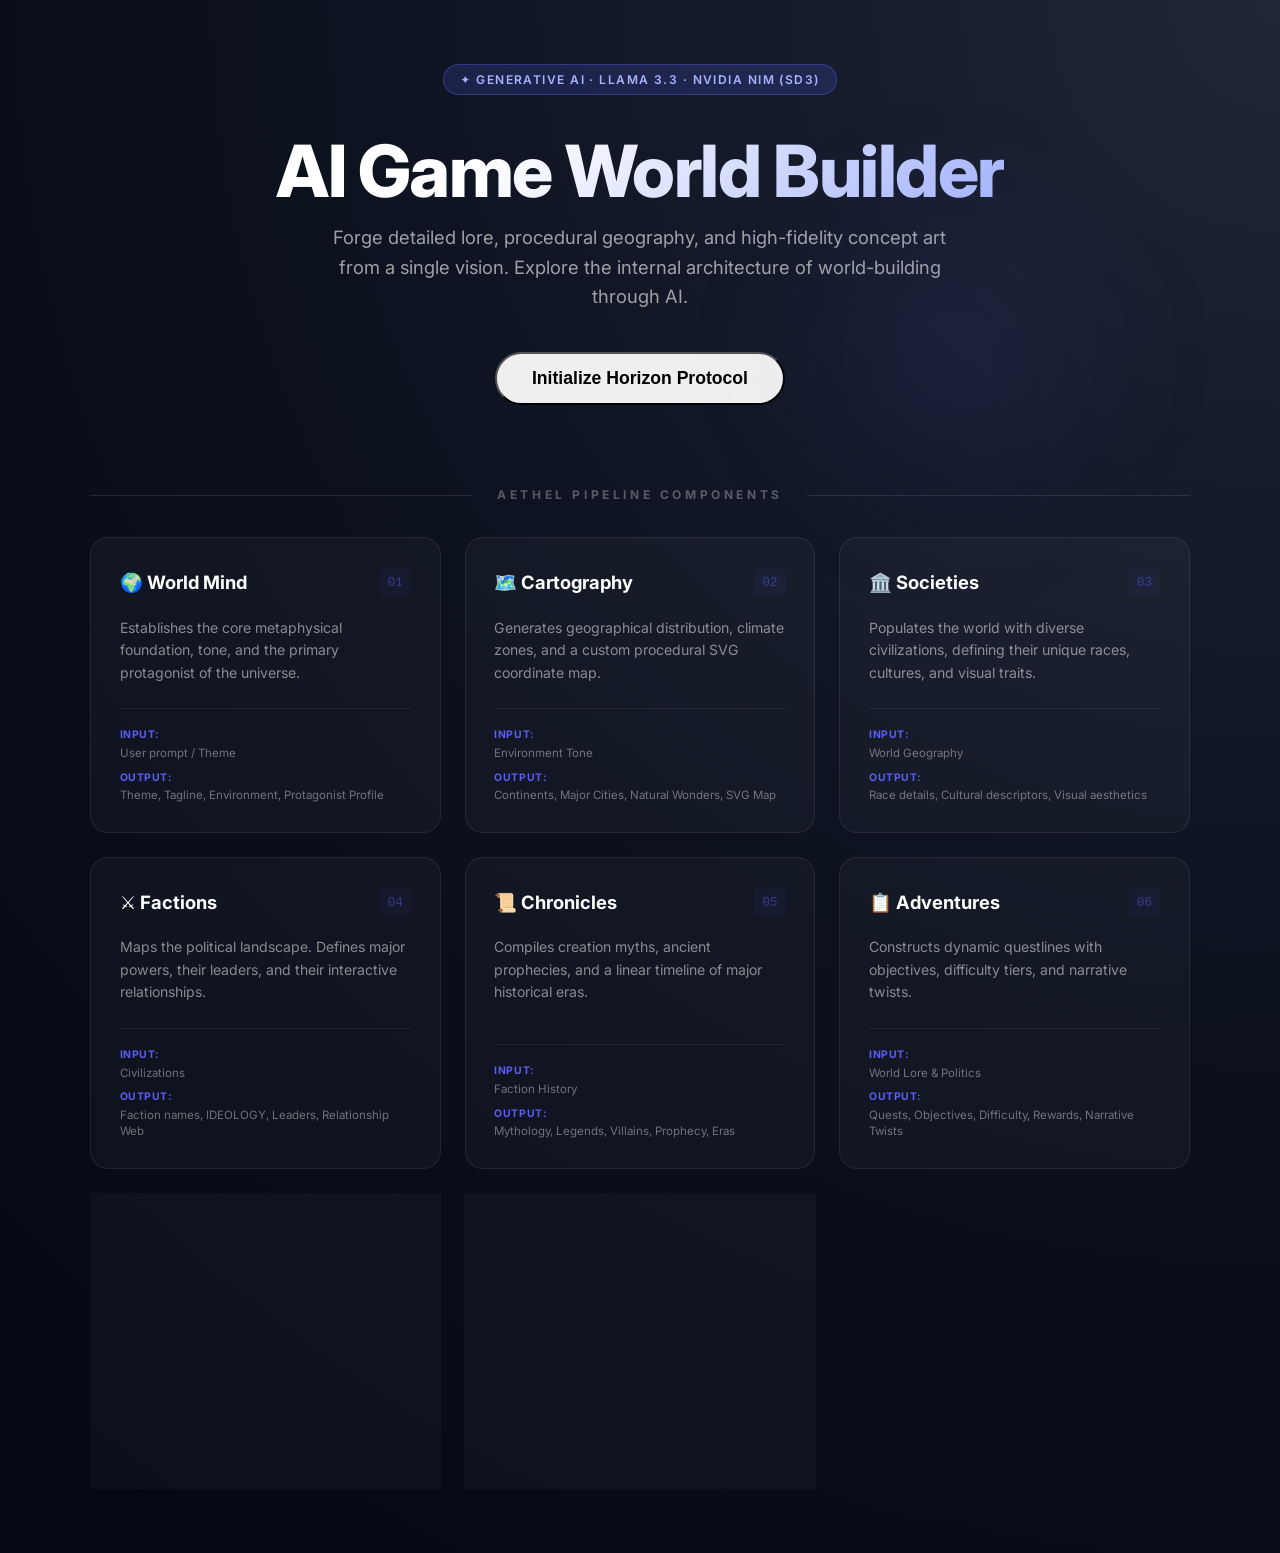
<file: frontend/index.html>
<!DOCTYPE html>
<html lang="en">
<head>
  <meta charset="UTF-8"/>
  <meta name="viewport" content="width=device-width, initial-scale=1.0"/>
  <title>AI Game World Builder</title>
  <meta name="description" content="Generate complete game worlds with factions, lore, quests, and a playable mini-game — powered by LLaMA 3.3"/>
  <link rel="preconnect" href="https://fonts.googleapis.com"/>
  <link rel="preconnect" href="https://fonts.gstatic.com" crossorigin/>
  <link href="https://fonts.googleapis.com/css2?family=Inter:wght@300;400;500;600;700;800&family=Cinzel:wght@600;700&display=swap" rel="stylesheet"/>
  <link rel="stylesheet" href="css/style.css"/>
</head>
<body>

<!-- ══════════════════ HOME PAGE (LANDING) ══════════════════ -->
<div id="homeView" class="home-view">
  <div class="home-hero">
    <div class="hero-badge" style="margin: 0 auto 1.5rem; width: max-content;">✦ Generative AI · LLaMA 3.3 · NVIDIA NIM (SD3)</div>
    <h1 class="home-title">AI Game World Builder</h1>
    <p class="home-subtitle">Forge detailed lore, procedural geography, and high-fidelity concept art from a single vision. Explore the internal architecture of world-building through AI.</p>
    <button class="btn btn-primary" id="startBuilderBtn" style="font-size: 1.1rem; padding: 0.9rem 2.2rem; border-radius: 100px; font-weight: 600;">Initialize Horizon Protocol</button>
  </div>

  <div class="home-container">
    <div class="home-section-title">Aethel Pipeline Components</div>
    <div class="home-features">
      
      <!-- Feature 1: World Mind -->
      <div class="home-feature-card">
        <div class="card-glow"></div>
        <div class="feature-header"><h3>🌍 World Mind</h3><span class="step-num">01</span></div>
        <p>Establishes the core metaphysical foundation, tone, and the primary protagonist of the universe.</p>
        <div class="io-grid">
          <div class="io-item"><strong>INPUT:</strong> User prompt / Theme</div>
          <div class="io-item"><strong>OUTPUT:</strong> Theme, Tagline, Environment, Protagonist Profile</div>
        </div>
      </div>

      <!-- Feature 2: Cartography -->
      <div class="home-feature-card">
        <div class="card-glow"></div>
        <div class="feature-header"><h3>🗺️ Cartography</h3><span class="step-num">02</span></div>
        <p>Generates geographical distribution, climate zones, and a custom procedural SVG coordinate map.</p>
        <div class="io-grid">
          <div class="io-item"><strong>INPUT:</strong> Environment Tone</div>
          <div class="io-item"><strong>OUTPUT:</strong> Continents, Major Cities, Natural Wonders, SVG Map</div>
        </div>
      </div>

      <!-- Feature 3: Societies -->
      <div class="home-feature-card">
        <div class="card-glow"></div>
        <div class="feature-header"><h3>🏛️ Societies</h3><span class="step-num">03</span></div>
        <p>Populates the world with diverse civilizations, defining their unique races, cultures, and visual traits.</p>
        <div class="io-grid">
          <div class="io-item"><strong>INPUT:</strong> World Geography</div>
          <div class="io-item"><strong>OUTPUT:</strong> Race details, Cultural descriptors, Visual aesthetics</div>
        </div>
      </div>

      <!-- Feature 4: Factions -->
      <div class="home-feature-card">
        <div class="card-glow"></div>
        <div class="feature-header"><h3>⚔️ Factions</h3><span class="step-num">04</span></div>
        <p>Maps the political landscape. Defines major powers, their leaders, and their interactive relationships.</p>
        <div class="io-grid">
          <div class="io-item"><strong>INPUT:</strong> Civilizations</div>
          <div class="io-item"><strong>OUTPUT:</strong> Faction names, IDEOLOGY, Leaders, Relationship Web</div>
        </div>
      </div>

      <!-- Feature 5: Chronicles -->
      <div class="home-feature-card">
        <div class="card-glow"></div>
        <div class="feature-header"><h3>📜 Chronicles</h3><span class="step-num">05</span></div>
        <p>Compiles creation myths, ancient prophecies, and a linear timeline of major historical eras.</p>
        <div class="io-grid">
          <div class="io-item"><strong>INPUT:</strong> Faction History</div>
          <div class="io-item"><strong>OUTPUT:</strong> Mythology, Legends, Villains, Prophecy, Eras</div>
        </div>
      </div>

      <!-- Feature 6: Adventures -->
      <div class="home-feature-card">
        <div class="card-glow"></div>
        <div class="feature-header"><h3>📋 Adventures</h3><span class="step-num">06</span></div>
        <p>Constructs dynamic questlines with objectives, difficulty tiers, and narrative twists.</p>
        <div class="io-grid">
          <div class="io-item"><strong>INPUT:</strong> World Lore & Politics</div>
          <div class="io-item"><strong>OUTPUT:</strong> Quests, Objectives, Difficulty, Rewards, Narrative Twists</div>
        </div>
      </div>

      <!-- Feature 7: Blueprints -->
      <div class="home-feature-card">
        <div class="card-glow"></div>
        <div class="feature-header"><h3>🎮 Blueprints</h3><span class="step-num">07</span></div>
        <p>Transposes narrative quests into mechanical level design logic and obstacle placement.</p>
        <div class="io-grid">
          <div class="io-item"><strong>INPUT:</strong> Selected Quest</div>
          <div class="io-item"><strong>OUTPUT:</strong> Layout, Enemies, Obstacles, Collectibles, Win/Loss Conditions</div>
        </div>
      </div>

      <!-- Feature 8: Visions -->
      <div class="home-feature-card">
        <div class="card-glow"></div>
        <div class="feature-header"><h3>🎨 Visions</h3><span class="step-num">08</span></div>
        <p>Crafts high-fidelity concept art using NVIDIA NIM (SD3) based on AI-refined image prompts.</p>
        <div class="io-grid">
          <div class="io-item"><strong>INPUT:</strong> Element Descriptions</div>
          <div class="io-item"><strong>OUTPUT:</strong> Character Portraits, Scene Renders, Asset Art</div>
        </div>
      </div>

    </div>
  </div>
</div>

<!-- ══════════════════ BUILDER APP ══════════════════ -->
<div id="appView" class="hidden">

<!-- ══════════════════ HERO HEADER ══════════════════ -->
<header class="hero-header">
  <div class="hero-inner">
    <div class="hero-badge">✦ Generative AI · LLaMA 3.3 · NVIDIA NIM (SD3)</div>
    <h1 class="hero-title">AI Game World Builder</h1>
    <p class="hero-subtitle">World theme → Geography → Civilizations → Factions → Lore → Quests → Level → AI Concept Art</p>

    <form id="generateForm" class="generate-form" autocomplete="off">
      <div class="input-group">
        <span class="input-icon">🌐</span>
        <input id="themeInput" type="text"
          placeholder="e.g. &quot;Cyberpunk hacker world&quot;, &quot;Fantasy dragon realm&quot;, &quot;Space empire&quot;…"
          maxlength="150" required/>
      </div>
      <button id="generateBtn" type="submit" class="btn-generate">
        <span class="btn-text">Generate World</span>
        <span class="btn-icon">→</span>
      </button>
    </form>

    <!-- Pipeline -->
    <div id="pipelineProgress" class="pipeline hidden">
      <div class="pipeline-steps">
        <div class="pipe-step" data-step="world">🌍<span>World</span></div>
        <div class="pipe-arrow">›</div>
        <div class="pipe-step" data-step="geography">🗺️<span>Map</span></div>
        <div class="pipe-arrow">›</div>
        <div class="pipe-step" data-step="civilizations">🏛️<span>Civs</span></div>
        <div class="pipe-arrow">›</div>
        <div class="pipe-step" data-step="politics">⚔️<span>Factions</span></div>
        <div class="pipe-arrow">›</div>
        <div class="pipe-step" data-step="lore">📜<span>Lore</span></div>
        <div class="pipe-arrow">›</div>
        <div class="pipe-step" data-step="quests">📋<span>Quests</span></div>
        <div class="pipe-arrow">›</div>
        <div class="pipe-step" data-step="level">🎮<span>Level</span></div>
        <div class="pipe-arrow">›</div>
        <div class="pipe-step" data-step="image_prompts">🎨<span>Images</span></div>
      </div>
      <div id="statusLabel" class="status-label">Initializing…</div>
      <div class="progress-track"><div id="progressBar" class="progress-fill"></div></div>
    </div>
  </div>
</header>

<!-- ══════════════════ ACTION BAR (shown after generation) ══════════════════ -->
<div id="actionBar" class="action-bar hidden">
  <div class="action-bar-inner">
    <div class="gpu-badge" id="gpuBadge">
      <span id="gpuIcon">⚪</span> <span id="gpuLabel">Checking GPU…</span>
    </div>
    <div class="action-btns">
      <button class="btn-action" id="exportBtn" title="Download everything">
        ⬇️ Export World Bible
      </button>
      <button class="btn-action btn-regen" id="regenBtn" title="Generate a new world">
        🔄 New World
      </button>
    </div>
  </div>
</div>

<!-- ══════════════════ MAIN DASHBOARD ══════════════════ -->
<main id="dashboard" class="dashboard hidden">

  <!-- TAB NAV -->
  <nav class="tab-nav">
    <button class="tab-btn active" data-tab="overview">🌍 Overview</button>
    <button class="tab-btn" data-tab="geography">🗺️ Geography</button>
    <button class="tab-btn" data-tab="civilizations">🏛️ Civilizations</button>
    <button class="tab-btn" data-tab="factions">⚔️ Factions</button>
    <button class="tab-btn" data-tab="lore">📜 Lore</button>
    <button class="tab-btn" data-tab="quests">📋 Quests</button>
    <button class="tab-btn" data-tab="level">🎮 Level</button>
    <button class="tab-btn" data-tab="images">🎨 Images</button>
  </nav>

  <!-- ── OVERVIEW TAB ── -->
  <section class="tab-panel active" id="tab-overview">
    <div class="world-banner" id="worldBanner">
      <div class="banner-left">
        <div class="world-name" id="worldName">—</div>
        <div class="world-tagline" id="worldTagline">—</div>
        <div class="world-badges" id="worldBadges"></div>
      </div>
      <div class="banner-right">
        <div class="stat-card"><div class="stat-label">Continents</div><div class="stat-val" id="statContinents">—</div></div>
        <div class="stat-card"><div class="stat-label">Factions</div><div class="stat-val" id="statFactions">—</div></div>
        <div class="stat-card"><div class="stat-label">Quests</div><div class="stat-val" id="statQuests">—</div></div>
        <div class="stat-card"><div class="stat-label">Civilizations</div><div class="stat-val" id="statCivs">—</div></div>
      </div>
    </div>

    <div class="two-col">
      <div class="info-card"><div class="card-header">🌿 Environment</div><p id="worldEnvironment">—</p></div>
      <div class="info-card"><div class="card-header">✨ Magic / Tech System</div><p id="worldMagic">—</p></div>
    </div>
    <div class="two-col">
      <div class="info-card"><div class="card-header">🎭 Tone & Atmosphere</div><p id="worldTone">—</p></div>
      <div class="info-card">
        <div class="card-header">🗺️ Continents</div>
        <ul id="worldContinents" class="item-list"></ul>
      </div>
    </div>

    <!-- Character Card with Stat Bars -->
    <div class="character-card" id="characterCard">
      <div class="char-header">
        <div class="char-avatar" id="charAvatar">🧙</div>
        <div>
          <div class="char-title">Player Character</div>
          <div class="char-subtitle" id="charSubtitle">Your hero</div>
        </div>
        <div class="char-prompt-btn-wrap">
          <button class="btn-copy-prompt hidden" id="charPromptBtn" title="Copy AI image prompt">
            🎨 Copy Image Prompt
          </button>
        </div>
      </div>
      <p id="characterDesc">—</p>

      <!-- RPG Stat Bars -->
      <div class="stat-bars" id="statBars">
        <div class="stat-bar-row"><span class="stat-bar-label">⚔️ Strength</span><div class="stat-bar-track"><div class="stat-bar-fill" id="statStr"></div></div><span class="stat-bar-val" id="statStrVal"></span></div>
        <div class="stat-bar-row"><span class="stat-bar-label">✨ Magic</span><div class="stat-bar-track"><div class="stat-bar-fill magic" id="statMag"></div></div><span class="stat-bar-val" id="statMagVal"></span></div>
        <div class="stat-bar-row"><span class="stat-bar-label">🛡️ Defence</span><div class="stat-bar-track"><div class="stat-bar-fill defence" id="statDef"></div></div><span class="stat-bar-val" id="statDefVal"></span></div>
        <div class="stat-bar-row"><span class="stat-bar-label">💨 Agility</span><div class="stat-bar-track"><div class="stat-bar-fill agility" id="statAgi"></div></div><span class="stat-bar-val" id="statAgiVal"></span></div>
        <div class="stat-bar-row"><span class="stat-bar-label">🧠 Wisdom</span><div class="stat-bar-track"><div class="stat-bar-fill wisdom" id="statWis"></div></div><span class="stat-bar-val" id="statWisVal"></span></div>
      </div>

      <div class="char-actions" id="charActions"></div>
    </div>

    <div class="info-card" style="margin-top:1.5rem">
      <div class="card-header">🏔️ Notable Landmarks</div>
      <div id="worldLandmarks" class="landmark-grid"></div>
    </div>
  </section>

  <!-- ── GEOGRAPHY TAB ── -->
  <section class="tab-panel" id="tab-geography">
    <!-- SVG World Map -->
    <div class="map-container">
      <div class="map-header">
        <span class="card-header" style="margin:0">🗺️ Procedural World Map</span>
        <span class="map-badge">AI-Generated</span>
      </div>
      <div id="worldMapContainer" class="world-map-wrap">
        <div class="map-placeholder">Map generates after world creation…</div>
      </div>
    </div>

    <div class="section-title">Climate Zones</div>
    <div id="climateZones" class="grid-3"></div>
    <div class="section-title">Major Cities</div>
    <div id="majorCities" class="grid-3"></div>
    <div class="section-title">Natural Wonders</div>
    <div id="naturalWonders" class="grid-3"></div>
    <div class="two-col" style="margin-top:1.5rem">
      <div><div class="section-title">Dangerous Regions</div><div id="dangerousRegions" class="grid-1"></div></div>
      <div><div class="section-title">Trade Routes</div><div id="tradeRoutes" class="grid-1"></div></div>
    </div>
  </section>

  <!-- ── CIVILIZATIONS TAB ── -->
  <section class="tab-panel" id="tab-civilizations">
    <div id="civilizationsContainer" class="civ-grid"></div>
  </section>

  <!-- ── FACTIONS TAB ── -->
  <section class="tab-panel" id="tab-factions">
    <div id="factionsContainer" class="factions-grid"></div>

    <!-- Faction Relationship Web (SVG canvas) -->
    <div class="section-title">Faction Relationship Web</div>
    <div class="rel-web-wrap">
      <svg id="factionRelSvg" class="faction-rel-svg" viewBox="0 0 700 320"></svg>
    </div>

    <div class="two-col" style="margin-top:1.5rem">
      <div class="info-card alliance-card"><div class="card-header">🤝 Major Alliance</div><p id="majorAlliance">—</p></div>
      <div class="info-card war-card"><div class="card-header">⚔️ Major War</div><p id="majorWar">—</p></div>
    </div>
  </section>

  <!-- ── LORE TAB ── -->
  <section class="tab-panel" id="tab-lore">
    <div class="info-card prophecy-card">
      <div class="card-header">🔮 Ancient Prophecy</div>
      <p class="prophecy-text" id="prophecyText">—</p>
    </div>
    <div class="two-col" style="margin-top:1.5rem">
      <div class="info-card"><div class="card-header">🌌 Creation Myth</div><p id="creationMyth">—</p></div>
      <div class="info-card danger-card"><div class="card-header">☠️ Forbidden Knowledge</div><p id="forbiddenKnowledge">—</p></div>
    </div>
    <div class="section-title">Historical Eras</div>
    <div id="historicalEras" class="timeline"></div>
    <div class="two-col" style="margin-top:1.5rem">
      <div><div class="section-title">Legendary Heroes</div><div id="legendaryHeroes" class="hero-grid"></div></div>
      <div><div class="section-title">Great Villains</div><div id="greatVillains" class="villain-grid"></div></div>
    </div>
  </section>

  <!-- ── QUESTS TAB ── -->
  <section class="tab-panel" id="tab-quests">
    <div id="questsContainer" class="quests-grid"></div>
  </section>

  <!-- ── LEVEL TAB ── -->
  <section class="tab-panel" id="tab-level">
    <div class="level-header-card">
      <div class="level-name" id="levelName">—</div>
      <p class="level-env" id="levelEnvironment">—</p>
    </div>
    <div class="two-col" style="margin-top:1.5rem">
      <div class="info-card"><div class="card-header">🗺️ Level Layout</div><div id="levelLayout" class="layout-list"></div></div>
      <div>
        <div class="info-card danger-card" style="margin-bottom:1rem"><div class="card-header">👾 Enemies</div><div id="levelEnemies" class="enemy-list"></div></div>
        <div class="info-card warning-card"><div class="card-header">🪨 Obstacles</div><div id="levelObstacles" class="obstacle-list"></div></div>
      </div>
    </div>
    <div class="two-col" style="margin-top:1rem">
      <div class="info-card success-card"><div class="card-header">🏆 Win Condition</div><p id="levelWin">—</p></div>
      <div class="info-card danger-card"><div class="card-header">💀 Lose Condition</div><p id="levelLose">—</p></div>
    </div>
    <div class="two-col" style="margin-top:1rem">
      <div class="info-card"><div class="card-header">⏱️ Time Limit</div><p id="levelTime" style="font-size:2rem;font-weight:700;text-align:center;color:var(--accent)">—</p></div>
      <div class="info-card"><div class="card-header">💎 Collectibles</div><div id="levelCollectibles" class="collectible-list"></div></div>
    </div>
  </section>

  <!-- ── IMAGES & PROMPTS TAB ── -->
  <section class="tab-panel" id="tab-images">
    <div class="images-header">
      <div>
        <h2 class="images-title">🎨 AI Image Prompts & Gallery</h2>
        <p class="images-subtitle">
          Use these AI-crafted prompts in <b>Midjourney, DALL-E, Stable Diffusion</b> or generate directly if a GPU is detected.
        </p>
      </div>
      <div class="gpu-info-card" id="gpuInfoCard">
        <div id="gpuInfoIcon">⚙️</div>
        <div>
          <div class="gpu-info-title" id="gpuInfoTitle">Checking GPU…</div>
          <div class="gpu-info-sub" id="gpuInfoSub">NVIDIA NIM · SD3 Medium</div>
        </div>
      </div>
    </div>

    <div id="imagesGrid" class="images-grid">
      <div class="images-empty">Generate a world first to see image prompts here.</div>
    </div>
  </section>



</main>
</div> <!-- /appView -->

<!-- Copy-to-clipboard toast -->
<div id="copyToast" class="copy-toast hidden">✅ Copied to clipboard!</div>

<!-- Error toast -->
<div id="errorToast" class="error-toast hidden">
  <span id="errorMessage"></span>
  <button onclick="document.getElementById('errorToast').classList.add('hidden')">✕</button>
</div>

<script src="js/main.js"></script>
</body>
</html>
</file>
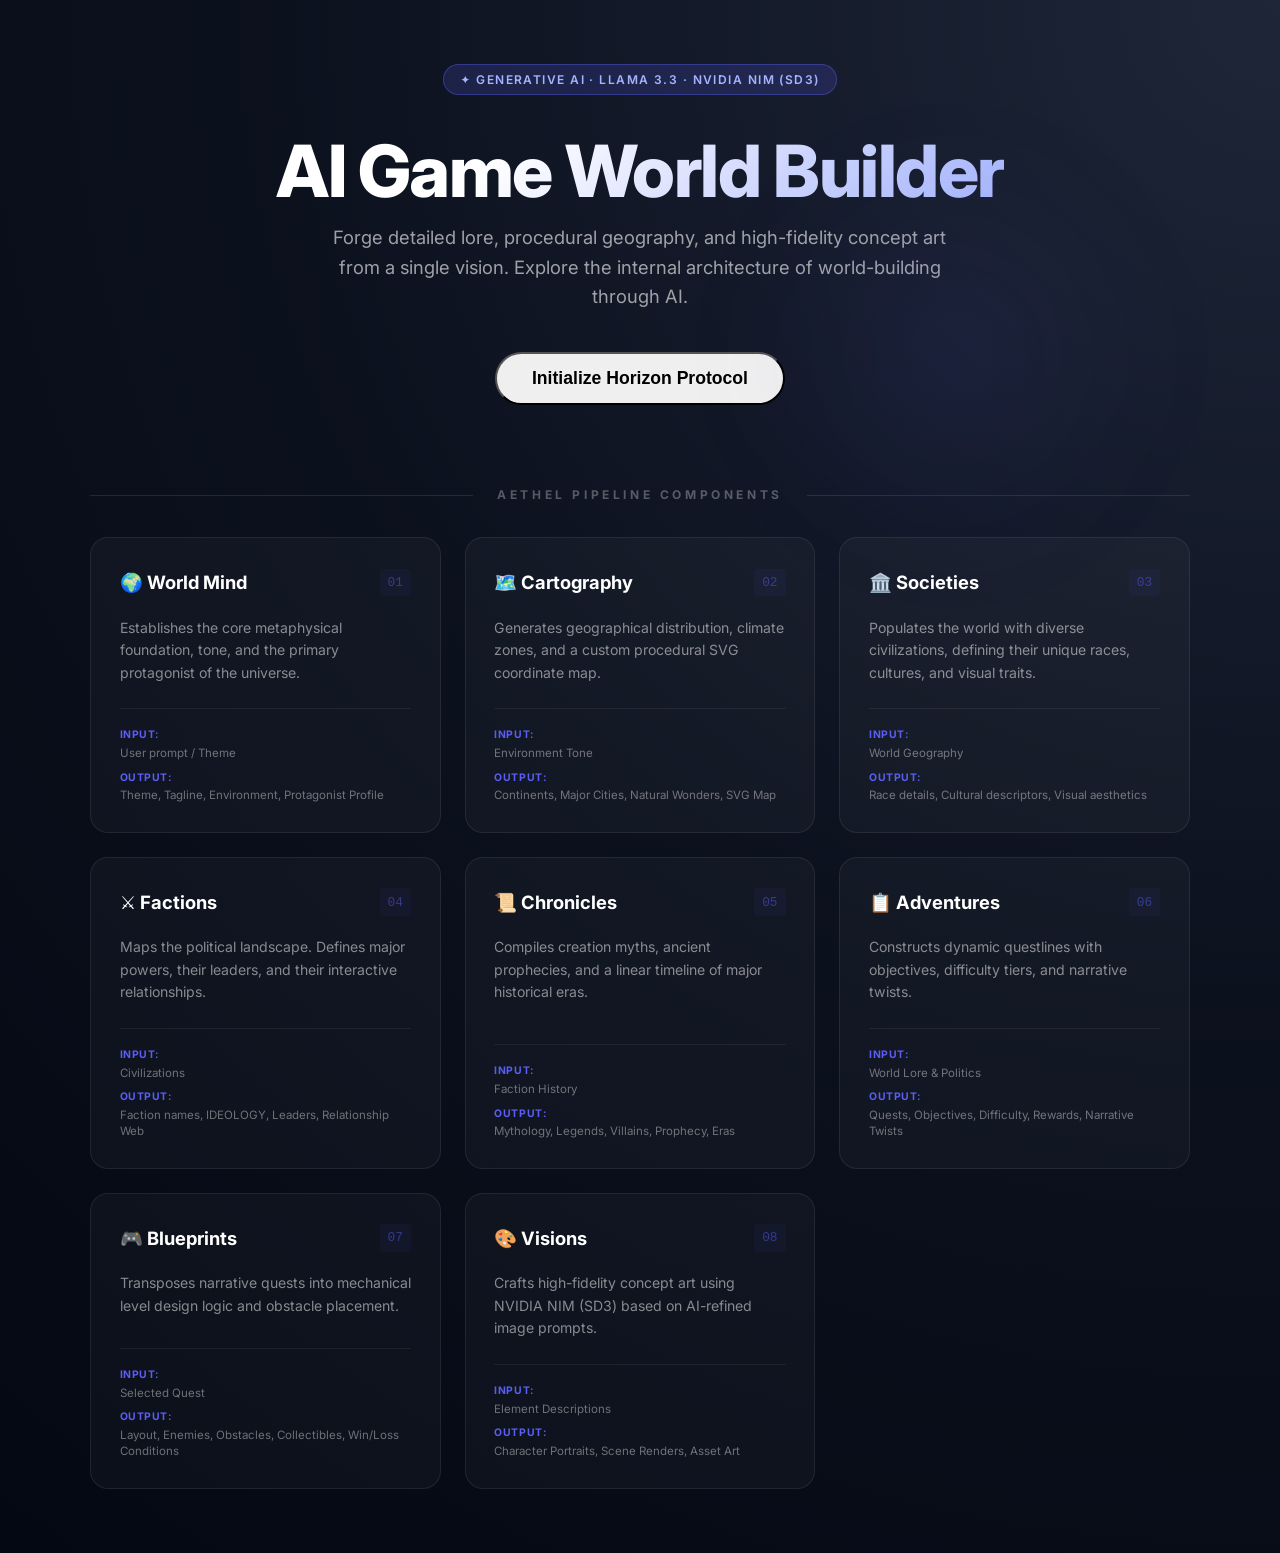
<file: templates/index.html>
<!DOCTYPE html>
<html lang="en">
<head>
  <meta charset="UTF-8"/>
  <meta name="viewport" content="width=device-width, initial-scale=1.0"/>
  <title>AI Game World Builder</title>
  <meta name="description" content="Generate complete game worlds with factions, lore, quests, and a playable mini-game — powered by LLaMA 3.3"/>
  <link rel="preconnect" href="https://fonts.googleapis.com"/>
  <link rel="preconnect" href="https://fonts.gstatic.com" crossorigin/>
  <link href="https://fonts.googleapis.com/css2?family=Inter:wght@300;400;500;600;700;800&family=Cinzel:wght@600;700&display=swap" rel="stylesheet"/>
  <link rel="stylesheet" href="/static/css/style.css"/>
</head>
<body>

<!-- ══════════════════ HOME PAGE (LANDING) ══════════════════ -->
<div id="homeView" class="home-view">
  <div class="home-hero">
    <div class="hero-badge" style="margin: 0 auto 1.5rem; width: max-content;">✦ Generative AI · LLaMA 3.3 · NVIDIA NIM (SD3)</div>
    <h1 class="home-title">AI Game World Builder</h1>
    <p class="home-subtitle">Forge detailed lore, procedural geography, and high-fidelity concept art from a single vision. Explore the internal architecture of world-building through AI.</p>
    <button class="btn btn-primary" id="startBuilderBtn" style="font-size: 1.1rem; padding: 0.9rem 2.2rem; border-radius: 100px; font-weight: 600;">Initialize Horizon Protocol</button>
  </div>

  <div class="home-container">
    <div class="home-section-title">Aethel Pipeline Components</div>
    <div class="home-features">
      
      <!-- Feature 1: World Mind -->
      <div class="home-feature-card">
        <div class="card-glow"></div>
        <div class="feature-header"><h3>🌍 World Mind</h3><span class="step-num">01</span></div>
        <p>Establishes the core metaphysical foundation, tone, and the primary protagonist of the universe.</p>
        <div class="io-grid">
          <div class="io-item"><strong>INPUT:</strong> User prompt / Theme</div>
          <div class="io-item"><strong>OUTPUT:</strong> Theme, Tagline, Environment, Protagonist Profile</div>
        </div>
      </div>

      <!-- Feature 2: Cartography -->
      <div class="home-feature-card">
        <div class="card-glow"></div>
        <div class="feature-header"><h3>🗺️ Cartography</h3><span class="step-num">02</span></div>
        <p>Generates geographical distribution, climate zones, and a custom procedural SVG coordinate map.</p>
        <div class="io-grid">
          <div class="io-item"><strong>INPUT:</strong> Environment Tone</div>
          <div class="io-item"><strong>OUTPUT:</strong> Continents, Major Cities, Natural Wonders, SVG Map</div>
        </div>
      </div>

      <!-- Feature 3: Societies -->
      <div class="home-feature-card">
        <div class="card-glow"></div>
        <div class="feature-header"><h3>🏛️ Societies</h3><span class="step-num">03</span></div>
        <p>Populates the world with diverse civilizations, defining their unique races, cultures, and visual traits.</p>
        <div class="io-grid">
          <div class="io-item"><strong>INPUT:</strong> World Geography</div>
          <div class="io-item"><strong>OUTPUT:</strong> Race details, Cultural descriptors, Visual aesthetics</div>
        </div>
      </div>

      <!-- Feature 4: Factions -->
      <div class="home-feature-card">
        <div class="card-glow"></div>
        <div class="feature-header"><h3>⚔️ Factions</h3><span class="step-num">04</span></div>
        <p>Maps the political landscape. Defines major powers, their leaders, and their interactive relationships.</p>
        <div class="io-grid">
          <div class="io-item"><strong>INPUT:</strong> Civilizations</div>
          <div class="io-item"><strong>OUTPUT:</strong> Faction names, IDEOLOGY, Leaders, Relationship Web</div>
        </div>
      </div>

      <!-- Feature 5: Chronicles -->
      <div class="home-feature-card">
        <div class="card-glow"></div>
        <div class="feature-header"><h3>📜 Chronicles</h3><span class="step-num">05</span></div>
        <p>Compiles creation myths, ancient prophecies, and a linear timeline of major historical eras.</p>
        <div class="io-grid">
          <div class="io-item"><strong>INPUT:</strong> Faction History</div>
          <div class="io-item"><strong>OUTPUT:</strong> Mythology, Legends, Villains, Prophecy, Eras</div>
        </div>
      </div>

      <!-- Feature 6: Adventures -->
      <div class="home-feature-card">
        <div class="card-glow"></div>
        <div class="feature-header"><h3>📋 Adventures</h3><span class="step-num">06</span></div>
        <p>Constructs dynamic questlines with objectives, difficulty tiers, and narrative twists.</p>
        <div class="io-grid">
          <div class="io-item"><strong>INPUT:</strong> World Lore & Politics</div>
          <div class="io-item"><strong>OUTPUT:</strong> Quests, Objectives, Difficulty, Rewards, Narrative Twists</div>
        </div>
      </div>

      <!-- Feature 7: Blueprints -->
      <div class="home-feature-card">
        <div class="card-glow"></div>
        <div class="feature-header"><h3>🎮 Blueprints</h3><span class="step-num">07</span></div>
        <p>Transposes narrative quests into mechanical level design logic and obstacle placement.</p>
        <div class="io-grid">
          <div class="io-item"><strong>INPUT:</strong> Selected Quest</div>
          <div class="io-item"><strong>OUTPUT:</strong> Layout, Enemies, Obstacles, Collectibles, Win/Loss Conditions</div>
        </div>
      </div>

      <!-- Feature 8: Visions -->
      <div class="home-feature-card">
        <div class="card-glow"></div>
        <div class="feature-header"><h3>🎨 Visions</h3><span class="step-num">08</span></div>
        <p>Crafts high-fidelity concept art using NVIDIA NIM (SD3) based on AI-refined image prompts.</p>
        <div class="io-grid">
          <div class="io-item"><strong>INPUT:</strong> Element Descriptions</div>
          <div class="io-item"><strong>OUTPUT:</strong> Character Portraits, Scene Renders, Asset Art</div>
        </div>
      </div>

    </div>
  </div>
</div>

<!-- ══════════════════ BUILDER APP ══════════════════ -->
<div id="appView" class="hidden">

<!-- ══════════════════ HERO HEADER ══════════════════ -->
<header class="hero-header">
  <div class="hero-inner">
    <div class="hero-badge">✦ Generative AI · LLaMA 3.3 · NVIDIA NIM (SD3)</div>
    <h1 class="hero-title">AI Game World Builder</h1>
    <p class="hero-subtitle">World theme → Geography → Civilizations → Factions → Lore → Quests → Level → AI Concept Art</p>

    <form id="generateForm" class="generate-form" autocomplete="off">
      <div class="input-group">
        <span class="input-icon">🌐</span>
        <input id="themeInput" type="text"
          placeholder="e.g. &quot;Cyberpunk hacker world&quot;, &quot;Fantasy dragon realm&quot;, &quot;Space empire&quot;…"
          maxlength="150" required/>
      </div>
      <button id="generateBtn" type="submit" class="btn-generate">
        <span class="btn-text">Generate World</span>
        <span class="btn-icon">→</span>
      </button>
    </form>

    <!-- Pipeline -->
    <div id="pipelineProgress" class="pipeline hidden">
      <div class="pipeline-steps">
        <div class="pipe-step" data-step="world">🌍<span>World</span></div>
        <div class="pipe-arrow">›</div>
        <div class="pipe-step" data-step="geography">🗺️<span>Map</span></div>
        <div class="pipe-arrow">›</div>
        <div class="pipe-step" data-step="civilizations">🏛️<span>Civs</span></div>
        <div class="pipe-arrow">›</div>
        <div class="pipe-step" data-step="politics">⚔️<span>Factions</span></div>
        <div class="pipe-arrow">›</div>
        <div class="pipe-step" data-step="lore">📜<span>Lore</span></div>
        <div class="pipe-arrow">›</div>
        <div class="pipe-step" data-step="quests">📋<span>Quests</span></div>
        <div class="pipe-arrow">›</div>
        <div class="pipe-step" data-step="level">🎮<span>Level</span></div>
        <div class="pipe-arrow">›</div>
        <div class="pipe-step" data-step="image_prompts">🎨<span>Images</span></div>
      </div>
      <div id="statusLabel" class="status-label">Initializing…</div>
      <div class="progress-track"><div id="progressBar" class="progress-fill"></div></div>
    </div>
  </div>
</header>

<!-- ══════════════════ ACTION BAR (shown after generation) ══════════════════ -->
<div id="actionBar" class="action-bar hidden">
  <div class="action-bar-inner">
    <div class="gpu-badge" id="gpuBadge">
      <span id="gpuIcon">⚪</span> <span id="gpuLabel">Checking GPU…</span>
    </div>
    <div class="action-btns">
      <button class="btn-action" id="exportBtn" title="Download everything">
        ⬇️ Export World Bible
      </button>
      <button class="btn-action btn-regen" id="regenBtn" title="Generate a new world">
        🔄 New World
      </button>
    </div>
  </div>
</div>

<!-- ══════════════════ MAIN DASHBOARD ══════════════════ -->
<main id="dashboard" class="dashboard hidden">

  <!-- TAB NAV -->
  <nav class="tab-nav">
    <button class="tab-btn active" data-tab="overview">🌍 Overview</button>
    <button class="tab-btn" data-tab="geography">🗺️ Geography</button>
    <button class="tab-btn" data-tab="civilizations">🏛️ Civilizations</button>
    <button class="tab-btn" data-tab="factions">⚔️ Factions</button>
    <button class="tab-btn" data-tab="lore">📜 Lore</button>
    <button class="tab-btn" data-tab="quests">📋 Quests</button>
    <button class="tab-btn" data-tab="level">🎮 Level</button>
    <button class="tab-btn" data-tab="images">🎨 Images</button>
  </nav>

  <!-- ── OVERVIEW TAB ── -->
  <section class="tab-panel active" id="tab-overview">
    <div class="world-banner" id="worldBanner">
      <div class="banner-left">
        <div class="world-name" id="worldName">—</div>
        <div class="world-tagline" id="worldTagline">—</div>
        <div class="world-badges" id="worldBadges"></div>
      </div>
      <div class="banner-right">
        <div class="stat-card"><div class="stat-label">Continents</div><div class="stat-val" id="statContinents">—</div></div>
        <div class="stat-card"><div class="stat-label">Factions</div><div class="stat-val" id="statFactions">—</div></div>
        <div class="stat-card"><div class="stat-label">Quests</div><div class="stat-val" id="statQuests">—</div></div>
        <div class="stat-card"><div class="stat-label">Civilizations</div><div class="stat-val" id="statCivs">—</div></div>
      </div>
    </div>

    <div class="two-col">
      <div class="info-card"><div class="card-header">🌿 Environment</div><p id="worldEnvironment">—</p></div>
      <div class="info-card"><div class="card-header">✨ Magic / Tech System</div><p id="worldMagic">—</p></div>
    </div>
    <div class="two-col">
      <div class="info-card"><div class="card-header">🎭 Tone & Atmosphere</div><p id="worldTone">—</p></div>
      <div class="info-card">
        <div class="card-header">🗺️ Continents</div>
        <ul id="worldContinents" class="item-list"></ul>
      </div>
    </div>

    <!-- Character Card with Stat Bars -->
    <div class="character-card" id="characterCard">
      <div class="char-header">
        <div class="char-avatar" id="charAvatar">🧙</div>
        <div>
          <div class="char-title">Player Character</div>
          <div class="char-subtitle" id="charSubtitle">Your hero</div>
        </div>
        <div class="char-prompt-btn-wrap">
          <button class="btn-copy-prompt hidden" id="charPromptBtn" title="Copy AI image prompt">
            🎨 Copy Image Prompt
          </button>
        </div>
      </div>
      <p id="characterDesc">—</p>

      <!-- RPG Stat Bars -->
      <div class="stat-bars" id="statBars">
        <div class="stat-bar-row"><span class="stat-bar-label">⚔️ Strength</span><div class="stat-bar-track"><div class="stat-bar-fill" id="statStr"></div></div><span class="stat-bar-val" id="statStrVal"></span></div>
        <div class="stat-bar-row"><span class="stat-bar-label">✨ Magic</span><div class="stat-bar-track"><div class="stat-bar-fill magic" id="statMag"></div></div><span class="stat-bar-val" id="statMagVal"></span></div>
        <div class="stat-bar-row"><span class="stat-bar-label">🛡️ Defence</span><div class="stat-bar-track"><div class="stat-bar-fill defence" id="statDef"></div></div><span class="stat-bar-val" id="statDefVal"></span></div>
        <div class="stat-bar-row"><span class="stat-bar-label">💨 Agility</span><div class="stat-bar-track"><div class="stat-bar-fill agility" id="statAgi"></div></div><span class="stat-bar-val" id="statAgiVal"></span></div>
        <div class="stat-bar-row"><span class="stat-bar-label">🧠 Wisdom</span><div class="stat-bar-track"><div class="stat-bar-fill wisdom" id="statWis"></div></div><span class="stat-bar-val" id="statWisVal"></span></div>
      </div>

      <div class="char-actions" id="charActions"></div>
    </div>

    <div class="info-card" style="margin-top:1.5rem">
      <div class="card-header">🏔️ Notable Landmarks</div>
      <div id="worldLandmarks" class="landmark-grid"></div>
    </div>
  </section>

  <!-- ── GEOGRAPHY TAB ── -->
  <section class="tab-panel" id="tab-geography">
    <!-- SVG World Map -->
    <div class="map-container">
      <div class="map-header">
        <span class="card-header" style="margin:0">🗺️ Procedural World Map</span>
        <span class="map-badge">AI-Generated</span>
      </div>
      <div id="worldMapContainer" class="world-map-wrap">
        <div class="map-placeholder">Map generates after world creation…</div>
      </div>
    </div>

    <div class="section-title">Climate Zones</div>
    <div id="climateZones" class="grid-3"></div>
    <div class="section-title">Major Cities</div>
    <div id="majorCities" class="grid-3"></div>
    <div class="section-title">Natural Wonders</div>
    <div id="naturalWonders" class="grid-3"></div>
    <div class="two-col" style="margin-top:1.5rem">
      <div><div class="section-title">Dangerous Regions</div><div id="dangerousRegions" class="grid-1"></div></div>
      <div><div class="section-title">Trade Routes</div><div id="tradeRoutes" class="grid-1"></div></div>
    </div>
  </section>

  <!-- ── CIVILIZATIONS TAB ── -->
  <section class="tab-panel" id="tab-civilizations">
    <div id="civilizationsContainer" class="civ-grid"></div>
  </section>

  <!-- ── FACTIONS TAB ── -->
  <section class="tab-panel" id="tab-factions">
    <div id="factionsContainer" class="factions-grid"></div>

    <!-- Faction Relationship Web (SVG canvas) -->
    <div class="section-title">Faction Relationship Web</div>
    <div class="rel-web-wrap">
      <svg id="factionRelSvg" class="faction-rel-svg" viewBox="0 0 700 320"></svg>
    </div>

    <div class="two-col" style="margin-top:1.5rem">
      <div class="info-card alliance-card"><div class="card-header">🤝 Major Alliance</div><p id="majorAlliance">—</p></div>
      <div class="info-card war-card"><div class="card-header">⚔️ Major War</div><p id="majorWar">—</p></div>
    </div>
  </section>

  <!-- ── LORE TAB ── -->
  <section class="tab-panel" id="tab-lore">
    <div class="info-card prophecy-card">
      <div class="card-header">🔮 Ancient Prophecy</div>
      <p class="prophecy-text" id="prophecyText">—</p>
    </div>
    <div class="two-col" style="margin-top:1.5rem">
      <div class="info-card"><div class="card-header">🌌 Creation Myth</div><p id="creationMyth">—</p></div>
      <div class="info-card danger-card"><div class="card-header">☠️ Forbidden Knowledge</div><p id="forbiddenKnowledge">—</p></div>
    </div>
    <div class="section-title">Historical Eras</div>
    <div id="historicalEras" class="timeline"></div>
    <div class="two-col" style="margin-top:1.5rem">
      <div><div class="section-title">Legendary Heroes</div><div id="legendaryHeroes" class="hero-grid"></div></div>
      <div><div class="section-title">Great Villains</div><div id="greatVillains" class="villain-grid"></div></div>
    </div>
  </section>

  <!-- ── QUESTS TAB ── -->
  <section class="tab-panel" id="tab-quests">
    <div id="questsContainer" class="quests-grid"></div>
  </section>

  <!-- ── LEVEL TAB ── -->
  <section class="tab-panel" id="tab-level">
    <div class="level-header-card">
      <div class="level-name" id="levelName">—</div>
      <p class="level-env" id="levelEnvironment">—</p>
    </div>
    <div class="two-col" style="margin-top:1.5rem">
      <div class="info-card"><div class="card-header">🗺️ Level Layout</div><div id="levelLayout" class="layout-list"></div></div>
      <div>
        <div class="info-card danger-card" style="margin-bottom:1rem"><div class="card-header">👾 Enemies</div><div id="levelEnemies" class="enemy-list"></div></div>
        <div class="info-card warning-card"><div class="card-header">🪨 Obstacles</div><div id="levelObstacles" class="obstacle-list"></div></div>
      </div>
    </div>
    <div class="two-col" style="margin-top:1rem">
      <div class="info-card success-card"><div class="card-header">🏆 Win Condition</div><p id="levelWin">—</p></div>
      <div class="info-card danger-card"><div class="card-header">💀 Lose Condition</div><p id="levelLose">—</p></div>
    </div>
    <div class="two-col" style="margin-top:1rem">
      <div class="info-card"><div class="card-header">⏱️ Time Limit</div><p id="levelTime" style="font-size:2rem;font-weight:700;text-align:center;color:var(--accent)">—</p></div>
      <div class="info-card"><div class="card-header">💎 Collectibles</div><div id="levelCollectibles" class="collectible-list"></div></div>
    </div>
  </section>

  <!-- ── IMAGES & PROMPTS TAB ── -->
  <section class="tab-panel" id="tab-images">
    <div class="images-header">
      <div>
        <h2 class="images-title">🎨 AI Image Prompts & Gallery</h2>
        <p class="images-subtitle">
          Use these AI-crafted prompts in <b>Midjourney, DALL-E, Stable Diffusion</b> or generate directly if a GPU is detected.
        </p>
      </div>
      <div class="gpu-info-card" id="gpuInfoCard">
        <div id="gpuInfoIcon">⚙️</div>
        <div>
          <div class="gpu-info-title" id="gpuInfoTitle">Checking GPU…</div>
          <div class="gpu-info-sub" id="gpuInfoSub">NVIDIA NIM · SD3 Medium</div>
        </div>
      </div>
    </div>

    <div id="imagesGrid" class="images-grid">
      <div class="images-empty">Generate a world first to see image prompts here.</div>
    </div>
  </section>



</main>
</div> <!-- /appView -->

<!-- Copy-to-clipboard toast -->
<div id="copyToast" class="copy-toast hidden">✅ Copied to clipboard!</div>

<!-- Error toast -->
<div id="errorToast" class="error-toast hidden">
  <span id="errorMessage"></span>
  <button onclick="document.getElementById('errorToast').classList.add('hidden')">✕</button>
</div>

<script src="/static/js/main.js"></script>
</body>
</html>
</file>
<file: frontend/css/style.css>
/* ════════════════════════════════════════════
   AI Game World Builder — Professional Light UI
   ════════════════════════════════════════════ */

:root {
  --bg:          #f4f6fb;
  --surface:     #ffffff;
  --surface-2:   #f8faff;
  --border:      #e2e8f4;
  --text:        #1a1f36;
  --text-2:      #4b5675;
  --text-3:      #8892a4;
  --accent:      #5b5ef4;
  --accent-2:    #7c3aed;
  --accent-glow: rgba(91,94,244,0.12);
  --success:     #059669;
  --success-bg:  #ecfdf5;
  --danger:      #dc2626;
  --danger-bg:   #fef2f2;
  --warning:     #d97706;
  --warning-bg:  #fffbeb;
  --gold:        #b45309;
  --radius:      14px;
  --radius-sm:   8px;
  --shadow:      0 2px 12px rgba(30,40,80,0.07);
  --shadow-md:   0 4px 24px rgba(30,40,80,0.10);
  --transition:  0.22s cubic-bezier(.4,0,.2,1);
}

*, *::before, *::after { box-sizing: border-box; margin: 0; padding: 0; }

html { scroll-behavior: smooth; }

body {
  font-family: 'Inter', system-ui, sans-serif;
  background: var(--bg);
  color: var(--text);
  font-size: 15px;
  line-height: 1.65;
  min-height: 100vh;
}

/* ── UTILITY ─────────────────────────────────────── */
.hidden { display: none !important; }

/* ── APP VIEW WRAPPER ────────────────────────────── */
#appView {
  background: var(--bg);
  min-height: 100vh;
}

/* ── HERO HEADER ─────────────────────────────────── */
.hero-header {
  background: linear-gradient(135deg, #1a1f36 0%, #2d2a72 50%, #1d1640 100%);
  padding: 3.5rem 2rem 3rem;
  text-align: center;
  position: relative;
  overflow: hidden;
}

.hero-header::before {
  content: '';
  position: absolute;
  inset: 0;
  background: radial-gradient(ellipse at top, rgba(91,94,244,0.2) 0%, transparent 70%);
  pointer-events: none;
}

.hero-inner {
  max-width: 820px;
  margin: 0 auto;
  position: relative;
  z-index: 1;
}

.hero-badge {
  display: inline-block;
  background: rgba(91,94,244,0.18);
  border: 1px solid rgba(91,94,244,0.4);
  color: #a5b4fc;
  font-size: 0.75rem;
  font-weight: 600;
  letter-spacing: 0.12em;
  text-transform: uppercase;
  padding: 0.3rem 1rem;
  border-radius: 100px;
  margin-bottom: 1.1rem;
}

.hero-title {
  font-family: 'Cinzel', serif;
  font-size: clamp(2rem, 5vw, 3.2rem);
  font-weight: 700;
  color: #ffffff;
  letter-spacing: -0.01em;
  line-height: 1.15;
  margin-bottom: 0.8rem;
}

.hero-subtitle {
  color: #94a3c8;
  font-size: 1rem;
  margin-bottom: 2rem;
  max-width: 540px;
  margin-left: auto;
  margin-right: auto;
}

/* ── GENERATE FORM ───────────────────────────────── */
.generate-form {
  display: flex;
  gap: 0.75rem;
  max-width: 680px;
  margin: 0 auto 1.5rem;
  flex-wrap: wrap;
  justify-content: center;
}

.input-group {
  flex: 1;
  min-width: 280px;
  display: flex;
  align-items: center;
  background: rgba(255,255,255,0.1);
  border: 1.5px solid rgba(255,255,255,0.18);
  border-radius: 100px;
  padding: 0 1.2rem;
  transition: border-color var(--transition), background var(--transition);
}

.input-group:focus-within {
  border-color: rgba(91,94,244,0.7);
  background: rgba(255,255,255,0.15);
  box-shadow: 0 0 0 3px rgba(91,94,244,0.2);
}

.input-icon { font-size: 1.1rem; margin-right: 0.6rem; }

.input-group input {
  flex: 1;
  background: transparent;
  border: none;
  outline: none;
  color: #fff;
  font-family: inherit;
  font-size: 0.95rem;
  padding: 0.85rem 0;
}

.input-group input::placeholder { color: rgba(255,255,255,0.45); }

.btn-generate {
  background: linear-gradient(135deg, var(--accent), var(--accent-2));
  color: #fff;
  border: none;
  border-radius: 100px;
  padding: 0.85rem 1.8rem;
  font-size: 0.95rem;
  font-weight: 600;
  font-family: inherit;
  cursor: pointer;
  display: flex;
  align-items: center;
  gap: 0.5rem;
  transition: transform var(--transition), box-shadow var(--transition), opacity var(--transition);
  box-shadow: 0 4px 16px rgba(91,94,244,0.35);
  white-space: nowrap;
}

.btn-generate:hover {
  transform: translateY(-2px);
  box-shadow: 0 8px 24px rgba(91,94,244,0.45);
}

.btn-generate:disabled {
  opacity: 0.6;
  cursor: not-allowed;
  transform: none;
}

.btn-icon { transition: transform var(--transition); }
.btn-generate:hover .btn-icon { transform: translateX(4px); }

/* ── PIPELINE PROGRESS ───────────────────────────── */
.pipeline {
  background: rgba(255,255,255,0.07);
  border: 1px solid rgba(255,255,255,0.12);
  border-radius: var(--radius);
  padding: 1.6rem 1.8rem 1.2rem;
  max-width: 1000px;
  margin: 0 auto;
}

.pipeline-steps {
  display: flex;
  align-items: center;
  justify-content: flex-start;
  flex-wrap: nowrap;
  gap: 0.5rem;
  margin-bottom: 1.2rem;
  overflow-x: auto;
  padding-bottom: 0.5rem;
}

.pipeline-steps::-webkit-scrollbar {
  height: 4px;
}
.pipeline-steps::-webkit-scrollbar-thumb {
  background: rgba(255,255,255,0.2);
  border-radius: 4px;
}

.pipe-step {
  display: flex;
  align-items: center;
  gap: 0.5rem;
  background: rgba(255,255,255,0.07);
  border: 1.5px solid rgba(255,255,255,0.14);
  border-radius: var(--radius-sm);
  padding: 0.6rem 1rem;
  font-size: 1.3rem;
  text-align: center;
  color: rgba(255,255,255,0.55);
  transition: all var(--transition);
  min-width: max-content;
  flex-shrink: 0;
}

.pipe-step.active {
  background: rgba(91,94,244,0.25);
  border-color: rgba(91,94,244,0.6);
  color: #fff;
  box-shadow: 0 0 12px rgba(91,94,244,0.25);
}

.pipe-step.done {
  background: rgba(5,150,105,0.18);
  border-color: rgba(5,150,105,0.5);
  color: #6ee7b7;
}

.pipe-step span {
  font-size: 0.95rem; 
  display: inline-block; 
  margin-top: 0; 
  font-weight: 600; 
}
.pipe-arrow { color: rgba(255,255,255,0.3); font-size: 1.4rem; flex-shrink: 0; }

.status-label {
  text-align: center;
  color: rgba(255,255,255,0.7);
  font-size: 0.85rem;
  margin-bottom: 0.7rem;
  min-height: 1.3rem;
}

.progress-track {
  background: rgba(255,255,255,0.1);
  border-radius: 100px;
  height: 6px;
  overflow: hidden;
}

.progress-fill {
  height: 100%;
  background: linear-gradient(90deg, var(--accent), #7c3aed, #06b6d4);
  background-size: 200% 100%;
  border-radius: 100px;
  transition: width 0.5s ease;
  animation: shimmer 2s linear infinite;
  width: 0%;
}

@keyframes shimmer {
  0%   { background-position: 100% 0; }
  100% { background-position: -100% 0; }
}

.gpu-info-sub {
  font-size: 0.75rem;
  color: rgba(255,255,255,0.6);
}

/* ── HOME VIEW (LANDING) ─────────────────────────── */
.home-view {
  min-height: 100vh;
  display: flex;
  flex-direction: column;
  align-items: center;
  justify-content: flex-start;
  text-align: center;
  padding: 4rem 2rem;
  background: radial-gradient(circle at top right, #1e2638 0%, #0c111e 50%, #040812 100%);
  overflow-y: auto;
  position: relative;
}

.home-view::after {
  content: '';
  position: absolute;
  top: 10%; right: 10%;
  width: 400px; height: 400px;
  background: radial-gradient(circle, rgba(91,94,244,0.1) 0%, transparent 70%);
  filter: blur(60px);
  pointer-events: none;
}

.home-hero {
  margin-bottom: 5rem;
  animation: slideInDown 0.8s ease-out;
}

.home-title {
  font-size: clamp(2.5rem, 8vw, 4.5rem);
  font-weight: 800;
  margin: 1rem 0;
  background: linear-gradient(135deg, #fff 30%, #a5b4fc 100%);
  -webkit-background-clip: text;
  -webkit-text-fill-color: transparent;
  letter-spacing: -0.02em;
  line-height: 1;
}

.home-subtitle {
  font-size: 1.15rem;
  color: rgba(255,255,255,0.6);
  max-width: 650px;
  margin: 0 auto 2.5rem;
  line-height: 1.6;
}

.home-container {
  width: 100%;
  max-width: 1100px;
  margin: 0 auto;
}

.home-section-title {
  color: rgba(255,255,255,0.3);
  text-transform: uppercase;
  letter-spacing: 0.3em;
  font-size: 0.75rem;
  font-weight: 700;
  margin-bottom: 2rem;
  display: flex;
  align-items: center;
  justify-content: center;
  gap: 1.5rem;
}

.home-section-title::before, .home-section-title::after {
  content: '';
  height: 1px;
  background: rgba(255,255,255,0.1);
  flex: 1;
}

.home-features {
  display: grid;
  grid-template-columns: repeat(auto-fit, minmax(280px, 1fr));
  gap: 1.5rem;
  width: 100%;
  animation: fadeIn 1s ease 0.3s both;
}

.home-feature-card {
  background: rgba(255,255,255,0.03);
  border: 1px solid rgba(255,255,255,0.08);
  padding: 1.8rem;
  border-radius: 18px;
  text-align: left;
  backdrop-filter: blur(12px);
  -webkit-backdrop-filter: blur(12px);
  transition: all 0.3s cubic-bezier(.4,0,.2,1);
  display: flex;
  flex-direction: column;
  position: relative;
  overflow: hidden;
}

.home-feature-card:hover { 
  transform: translateY(-5px); 
  border-color: rgba(91,94,244,0.4); 
  background: rgba(91,94,244,0.05);
  box-shadow: 0 10px 30px rgba(0,0,0,0.3);
}

.card-glow {
  position: absolute;
  top: -20%; left: -20%;
  width: 100px; height: 100px;
  background: var(--accent);
  filter: blur(40px);
  opacity: 0;
  transition: opacity 0.3s;
  pointer-events: none;
}
.home-feature-card:hover .card-glow { opacity: 0.15; }

.feature-header {
  display: flex;
  justify-content: space-between;
  align-items: center;
  margin-bottom: 1.2rem;
}

.feature-header h3 { 
  margin: 0; 
  font-size: 1.15rem; 
  display: flex; 
  align-items: center; 
  gap: 0.6rem;
  color: #fff;
}

.step-num {
  font-size: 0.8rem;
  font-family: monospace;
  color: var(--accent);
  opacity: 0.5;
  background: rgba(91,94,244,0.1);
  padding: 0.2rem 0.5rem;
  border-radius: 4px;
}

.home-feature-card p { 
  color: rgba(255,255,255,0.5); 
  margin-bottom: 1.5rem; 
  line-height: 1.6; 
  font-size: 0.88rem; 
  flex-grow: 1;
}

.io-grid {
  display: flex;
  flex-direction: column;
  gap: 0.6rem;
  padding-top: 1.2rem;
  border-top: 1px solid rgba(255,255,255,0.06);
}

.io-item {
  font-size: 0.72rem;
  line-height: 1.4;
  color: rgba(255,255,255,0.4);
}

.io-item strong {
  display: block;
  font-size: 0.65rem;
  letter-spacing: 0.05em;
  color: var(--accent);
  margin-bottom: 2px;
}

@keyframes slideInDown {
  from { opacity: 0; transform: translateY(-20px); }
  to { opacity: 1; transform: translateY(0); }
}

/* ── DASHBOARD ───────────────────────────────────── */
.dashboard { max-width: 1300px; margin: 2rem auto; padding: 0 1.2rem 4rem; }

/* ── TAB NAV ─────────────────────────────────────── */
.tab-nav {
  display: flex;
  gap: 0.4rem;
  flex-wrap: wrap;
  background: var(--surface);
  border: 1px solid var(--border);
  border-radius: var(--radius);
  padding: 0.5rem;
  margin-bottom: 1.5rem;
  box-shadow: var(--shadow);
}

.tab-btn {
  flex: 1;
  min-width: 90px;
  background: transparent;
  border: none;
  border-radius: calc(var(--radius) - 4px);
  padding: 0.55rem 0.8rem;
  font-size: 0.82rem;
  font-weight: 500;
  font-family: inherit;
  color: var(--text-2);
  cursor: pointer;
  transition: all var(--transition);
  white-space: nowrap;
  text-align: center;
}

.tab-btn:hover { background: var(--surface-2); color: var(--accent); }
.tab-btn.active {
  background: linear-gradient(135deg, var(--accent), var(--accent-2));
  color: #fff;
  box-shadow: 0 2px 10px rgba(91,94,244,0.3);
}

.pulse-tab { position: relative; }
.pulse-tab::after {
  content: '';
  position: absolute;
  top: 4px; right: 4px;
  width: 8px; height: 8px;
  background: var(--danger);
  border-radius: 50%;
  animation: pulse-dot 2s ease-in-out infinite;
}
.pulse-tab.active::after { background: rgba(255,255,255,0.7); }

@keyframes pulse-dot {
  0%, 100% { transform: scale(1); opacity: 1; }
  50%       { transform: scale(1.4); opacity: 0.6; }
}

.tab-panel { display: none; animation: fadeIn 0.3s ease; }
.tab-panel.active { display: block; }

@keyframes fadeIn {
  from { opacity: 0; transform: translateY(6px); }
  to   { opacity: 1; transform: translateY(0); }
}

/* ── SHARED CARD STYLES ──────────────────────────── */
.info-card {
  background: var(--surface);
  border: 1px solid var(--border);
  border-radius: var(--radius);
  padding: 1.3rem 1.5rem;
  box-shadow: var(--shadow);
}

.info-card p { color: var(--text-2); line-height: 1.7; }

.card-header {
  font-weight: 700;
  font-size: 0.82rem;
  text-transform: uppercase;
  letter-spacing: 0.1em;
  color: var(--accent);
  margin-bottom: 0.75rem;
}

.two-col { display: grid; grid-template-columns: 1fr 1fr; gap: 1rem; margin-top: 1rem; }
@media (max-width: 640px) { .two-col { grid-template-columns: 1fr; } }

.section-title {
  font-weight: 700;
  font-size: 0.8rem;
  text-transform: uppercase;
  letter-spacing: 0.1em;
  color: var(--text-3);
  margin-top: 1.8rem;
  margin-bottom: 0.75rem;
  padding-bottom: 0.4rem;
  border-bottom: 1px solid var(--border);
}

.grid-3 { display: grid; grid-template-columns: repeat(auto-fill, minmax(240px, 1fr)); gap: 0.9rem; }
.grid-1 { display: flex; flex-direction: column; gap: 0.7rem; }

.danger-card   { border-left: 3px solid var(--danger); }
.success-card  { border-left: 3px solid var(--success); }
.warning-card  { border-left: 3px solid var(--warning); }
.alliance-card { border-left: 3px solid var(--success); }
.war-card      { border-left: 3px solid var(--danger); }

/* ── WORLD BANNER ────────────────────────────────── */
.world-banner {
  background: linear-gradient(135deg, #1a1f36 0%, #2d2a72 60%, #1d1640 100%);
  border-radius: var(--radius);
  padding: 2rem 2rem;
  display: flex;
  align-items: flex-start;
  justify-content: space-between;
  gap: 1.5rem;
  flex-wrap: wrap;
  box-shadow: var(--shadow-md);
  margin-bottom: 1rem;
}

.banner-left { flex: 1; min-width: 220px; }

.world-name {
  font-family: 'Cinzel', serif;
  font-size: clamp(1.8rem, 4vw, 2.8rem);
  font-weight: 700;
  color: #fff;
  line-height: 1.1;
  margin-bottom: 0.4rem;
}

.world-tagline {
  color: #94a3c8;
  font-size: 1rem;
  font-style: italic;
  margin-bottom: 1rem;
}

.world-badges { display: flex; flex-wrap: wrap; gap: 0.5rem; }

.badge {
  display: inline-block;
  background: rgba(91,94,244,0.18);
  border: 1px solid rgba(91,94,244,0.35);
  color: #a5b4fc;
  font-size: 0.72rem;
  font-weight: 600;
  letter-spacing: 0.08em;
  padding: 0.25rem 0.75rem;
  border-radius: 100px;
}

.banner-right {
  display: grid;
  grid-template-columns: repeat(2, 1fr);
  gap: 0.7rem;
  min-width: 220px;
}

.stat-card {
  background: rgba(255,255,255,0.07);
  border: 1px solid rgba(255,255,255,0.1);
  border-radius: var(--radius-sm);
  padding: 0.8rem 1rem;
  text-align: center;
}

.stat-label { font-size: 0.7rem; text-transform: uppercase; letter-spacing: 0.08em; color: rgba(255,255,255,0.45); margin-bottom: 0.3rem; }
.stat-val   { font-size: 1.5rem; font-weight: 800; color: #fff; }

/* ── ITEM LIST ───────────────────────────────────── */
.item-list { list-style: none; display: flex; flex-direction: column; gap: 0.5rem; }
.item-list li { display: flex; gap: 0.5rem; align-items: flex-start; color: var(--text-2); font-size: 0.9rem; }
.item-list li::before { content: '◆'; color: var(--accent); font-size: 0.55rem; margin-top: 0.45rem; flex-shrink: 0; }

/* ── LANDMARK GRID ───────────────────────────────── */
.landmark-grid { display: grid; grid-template-columns: repeat(auto-fill, minmax(200px, 1fr)); gap: 0.75rem; }

.landmark-item {
  background: var(--surface-2);
  border: 1px solid var(--border);
  border-radius: var(--radius-sm);
  padding: 0.9rem 1rem;
  display: flex;
  gap: 0.6rem;
  align-items: flex-start;
}

.lm-icon { font-size: 1.4rem; flex-shrink: 0; }
.lm-name { font-weight: 600; font-size: 0.88rem; margin-bottom: 0.2rem; }
.lm-desc { font-size: 0.8rem; color: var(--text-2); }

/* ── CHARACTER CARD ──────────────────────────────── */
.character-card {
  background: linear-gradient(135deg, #fafbff 0%, #f0f2ff 100%);
  border: 1.5px solid #d4d9f7;
  border-radius: var(--radius);
  padding: 1.5rem;
  margin-top: 1rem;
  box-shadow: var(--shadow);
}

.char-header { display: flex; align-items: center; gap: 1rem; margin-bottom: 1rem; }

.char-avatar {
  width: 60px; height: 60px;
  background: linear-gradient(135deg, var(--accent), var(--accent-2));
  border-radius: 50%;
  display: flex; align-items: center; justify-content: center;
  font-size: 1.8rem;
  box-shadow: 0 4px 16px rgba(91,94,244,0.3);
  flex-shrink: 0;
}

.char-title    { font-weight: 800; font-size: 1rem; color: var(--accent); }
.char-subtitle { font-size: 0.82rem; color: var(--text-3); }

#characterDesc { color: var(--text-2); margin-bottom: 1rem; line-height: 1.7; }

.char-actions { display: flex; flex-wrap: wrap; gap: 0.5rem; }

.action-pill {
  background: rgba(91,94,244,0.1);
  border: 1px solid rgba(91,94,244,0.25);
  color: var(--accent);
  font-size: 0.78rem;
  font-weight: 600;
  padding: 0.3rem 0.8rem;
  border-radius: 100px;
}

/* ── MINI GEO CARDS ──────────────────────────────── */
.geo-card {
  background: var(--surface);
  border: 1px solid var(--border);
  border-radius: var(--radius-sm);
  padding: 1rem;
  box-shadow: var(--shadow);
}

.geo-card-icon { font-size: 1.5rem; margin-bottom: 0.4rem; }
.geo-card-name { font-weight: 700; font-size: 0.9rem; margin-bottom: 0.3rem; }
.geo-card-desc { font-size: 0.82rem; color: var(--text-2); }

.geo-card.danger { border-left: 3px solid var(--danger); }

/* ── CIVILIZATION GRID ───────────────────────────── */
.civ-grid { display: grid; grid-template-columns: repeat(auto-fill, minmax(300px, 1fr)); gap: 1.2rem; }

.civ-card {
  background: var(--surface);
  border: 1px solid var(--border);
  border-radius: var(--radius);
  overflow: hidden;
  box-shadow: var(--shadow);
  transition: transform var(--transition), box-shadow var(--transition);
}

.civ-card:hover { transform: translateY(-3px); box-shadow: var(--shadow-md); }

.civ-bar {
  height: 5px;
  background: linear-gradient(90deg, var(--accent), var(--accent-2));
}

.civ-body { padding: 1.3rem; }

.civ-name { font-weight: 800; font-size: 1.1rem; margin-bottom: 0.15rem; }
.civ-race { font-size: 0.78rem; color: var(--text-3); margin-bottom: 1rem; }

.civ-row {
  display: flex; gap: 0.5rem; align-items: flex-start;
  margin-bottom: 0.5rem; font-size: 0.85rem;
}

.civ-lbl { font-weight: 600; color: var(--text-3); min-width: 110px; font-size: 0.78rem; flex-shrink: 0; }
.civ-val { color: var(--text-2); }

.civ-ability {
  background: linear-gradient(135deg, rgba(91,94,244,0.08), rgba(124,58,237,0.08));
  border: 1px solid rgba(91,94,244,0.2);
  border-radius: var(--radius-sm);
  padding: 0.6rem 0.9rem;
  margin-top: 0.8rem;
  font-size: 0.82rem;
  color: var(--accent);
  font-weight: 600;
}

/* ── FACTIONS GRID ───────────────────────────────── */
.factions-grid { display: grid; grid-template-columns: repeat(auto-fill, minmax(280px, 1fr)); gap: 1.2rem; }

.faction-card {
  background: var(--surface);
  border: 1px solid var(--border);
  border-radius: var(--radius);
  padding: 1.3rem;
  box-shadow: var(--shadow);
  transition: transform var(--transition);
}

.faction-card:hover { transform: translateY(-2px); box-shadow: var(--shadow-md); }

.faction-name   { font-weight: 800; font-size: 1.05rem; margin-bottom: 0.1rem; }
.faction-type   { font-size: 0.75rem; color: var(--text-3); margin-bottom: 0.9rem; text-transform: uppercase; letter-spacing: 0.06em; }
.faction-leader { font-weight: 600; font-size: 0.85rem; color: var(--accent); margin-bottom: 0.6rem; }
.faction-ideology { font-size: 0.85rem; color: var(--text-2); margin-bottom: 0.8rem; line-height: 1.6; }

.faction-meta { display: flex; flex-wrap: wrap; gap: 0.4rem; margin-top: 0.8rem; }

.faction-tag {
  font-size: 0.72rem;
  font-weight: 600;
  padding: 0.25rem 0.65rem;
  border-radius: 100px;
}

.tag-ally    { background: var(--success-bg); color: var(--success); }
.tag-enemy   { background: var(--danger-bg);  color: var(--danger); }
.tag-strength{ background: rgba(91,94,244,0.08); color: var(--accent); border: 1px solid rgba(91,94,244,0.2); }

.faction-conflict {
  font-size: 0.8rem;
  color: var(--text-2);
  border-top: 1px solid var(--border);
  margin-top: 0.8rem;
  padding-top: 0.7rem;
  font-style: italic;
}

/* ── LORE STYLES ─────────────────────────────────── */
.prophecy-card {
  background: linear-gradient(135deg, #1a1f36, #2d2a72);
  border-color: rgba(91,94,244,0.3);
}

.prophecy-card .card-header { color: #a5b4fc; }

.prophecy-text {
  color: #c7d2fe;
  font-style: italic;
  font-size: 1.02rem;
  line-height: 1.8;
}

.timeline { display: flex; flex-direction: column; gap: 0.8rem; }

.timeline-item {
  display: flex;
  gap: 1rem;
  align-items: flex-start;
  background: var(--surface);
  border: 1px solid var(--border);
  border-radius: var(--radius-sm);
  padding: 0.9rem 1.1rem;
}

.timeline-dot {
  width: 10px; height: 10px;
  background: var(--accent);
  border-radius: 50%;
  flex-shrink: 0;
  margin-top: 0.45rem;
  box-shadow: 0 0 0 3px rgba(91,94,244,0.15);
}

.tl-name { font-weight: 700; font-size: 0.88rem; }
.tl-desc { font-size: 0.82rem; color: var(--text-2); margin-top: 0.2rem; }

.hero-grid, .villain-grid { display: flex; flex-direction: column; gap: 0.75rem; }

.hero-card, .villain-card {
  background: var(--surface);
  border: 1px solid var(--border);
  border-radius: var(--radius-sm);
  padding: 0.9rem 1.1rem;
  display: flex;
  gap: 0.75rem;
  align-items: flex-start;
}

.hero-card   { border-left: 3px solid var(--success); }
.villain-card { border-left: 3px solid var(--danger); }

.hv-icon { font-size: 1.6rem; flex-shrink: 0; }
.hv-name { font-weight: 700; font-size: 0.9rem; }
.hv-desc { font-size: 0.82rem; color: var(--text-2); margin-top: 0.2rem; }

/* ── QUESTS ──────────────────────────────────────── */
.quests-grid { display: flex; flex-direction: column; gap: 1.3rem; }

.quest-card {
  background: var(--surface);
  border: 1px solid var(--border);
  border-radius: var(--radius);
  padding: 1.5rem;
  box-shadow: var(--shadow);
  border-left: 4px solid var(--accent);
}

.quest-card.hard   { border-left-color: var(--danger); }
.quest-card.medium { border-left-color: var(--warning); }
.quest-card.easy   { border-left-color: var(--success); }
.quest-card.legendary { border-left-color: #7c3aed; }

.quest-top { display: flex; justify-content: space-between; align-items: flex-start; flex-wrap: wrap; gap: 0.5rem; margin-bottom: 0.8rem; }
.quest-title { font-weight: 800; font-size: 1.1rem; }
.quest-type  { font-size: 0.75rem; color: var(--text-3); text-transform: uppercase; letter-spacing: 0.07em; margin-top: 0.15rem; }
.quest-diff  { font-size: 0.78rem; font-weight: 700; padding: 0.25rem 0.85rem; border-radius: 100px; }

.diff-Easy      { background: var(--success-bg); color: var(--success); }
.diff-Medium    { background: var(--warning-bg); color: var(--warning); }
.diff-Hard      { background: var(--danger-bg);  color: var(--danger); }
.diff-Legendary { background: rgba(124,58,237,0.1); color: #7c3aed; }

.quest-objective { color: var(--text-2); margin-bottom: 1rem; line-height: 1.7; }

.quest-meta { display: grid; grid-template-columns: repeat(2, 1fr); gap: 0.6rem; margin-bottom: 0.9rem; }

.qm-item { background: var(--surface-2); border: 1px solid var(--border); border-radius: var(--radius-sm); padding: 0.6rem 0.8rem; }
.qm-label{ font-size: 0.7rem; text-transform: uppercase; letter-spacing: 0.07em; color: var(--text-3); font-weight: 600; margin-bottom: 0.2rem; }
.qm-val  { font-size: 0.85rem; color: var(--text); font-weight: 500; }

.quest-twist {
  background: rgba(253,224,71,0.1);
  border: 1px solid rgba(251,191,36,0.3);
  border-radius: var(--radius-sm);
  padding: 0.7rem 1rem;
  font-size: 0.83rem;
  color: var(--text-2);
  font-style: italic;
}
.quest-twist .tw-label { font-style: normal; font-weight: 700; color: var(--warning); font-size: 0.75rem; display: block; margin-bottom: 0.3rem; }

.quest-reward {
  display: flex;
  align-items: center;
  gap: 0.5rem;
  margin-top: 0.8rem;
  font-size: 0.85rem;
  font-weight: 600;
  color: var(--gold);
}

/* ── LEVEL STYLES ────────────────────────────────── */
.level-header-card {
  background: linear-gradient(135deg, #1a1f36, #2d2a72);
  border-radius: var(--radius);
  padding: 2rem;
  margin-bottom: 0;
  box-shadow: var(--shadow-md);
}

.level-name {
  font-family: 'Cinzel', serif;
  font-size: clamp(1.5rem, 4vw, 2.2rem);
  font-weight: 700;
  color: #fff;
  margin-bottom: 0.5rem;
}

.level-env { color: #94a3c8; font-size: 0.95rem; line-height: 1.7; }

.layout-list, .enemy-list, .obstacle-list, .collectible-list {
  display: flex; flex-direction: column; gap: 0.6rem;
}

.layout-item {
  background: var(--surface-2);
  border: 1px solid var(--border);
  border-radius: var(--radius-sm);
  padding: 0.7rem 0.9rem;
  font-size: 0.85rem;
}

.li-name  { font-weight: 700; font-size: 0.82rem; margin-bottom: 0.2rem; color: var(--accent); }
.li-desc  { color: var(--text-2); }

.enemy-item {
  background: var(--danger-bg);
  border: 1px solid rgba(220,38,38,0.15);
  border-radius: var(--radius-sm);
  padding: 0.6rem 0.9rem;
  font-size: 0.85rem;
}

.en-name { font-weight: 700; color: var(--danger); font-size: 0.82rem; margin-bottom: 0.2rem; }
.en-desc { color: var(--text-2); }

.ob-item {
  background: var(--warning-bg);
  border: 1px solid rgba(217,119,6,0.15);
  border-radius: var(--radius-sm);
  padding: 0.6rem 0.9rem;
  font-size: 0.85rem;
}

.ob-name { font-weight: 700; color: var(--warning); font-size: 0.82rem; margin-bottom: 0.2rem; }
.ob-desc { color: var(--text-2); }

.co-item {
  background: rgba(5,150,105,0.06);
  border: 1px solid rgba(5,150,105,0.2);
  border-radius: var(--radius-sm);
  padding: 0.6rem 0.9rem;
  font-size: 0.85rem;
}

.co-name { font-weight: 700; color: var(--success); font-size: 0.82rem; margin-bottom: 0.2rem; }
.co-desc { color: var(--text-2); }

/* ── GAME TAB ────────────────────────────────────── */
.game-container {
  background: var(--surface);
  border: 1px solid var(--border);
  border-radius: var(--radius);
  overflow: hidden;
  box-shadow: var(--shadow-md);
}

.game-header {
  display: flex;
  align-items: center;
  justify-content: space-between;
  padding: 1.2rem 1.5rem;
  border-bottom: 1px solid var(--border);
  flex-wrap: wrap;
  gap: 0.8rem;
}

.game-title { font-weight: 800; font-size: 1.1rem; }
.game-subtitle { font-size: 0.8rem; color: var(--text-3); }

.btn-open-game {
  background: var(--accent);
  color: #fff;
  text-decoration: none;
  border-radius: 100px;
  padding: 0.5rem 1.2rem;
  font-size: 0.83rem;
  font-weight: 600;
  font-family: inherit;
  transition: transform var(--transition), box-shadow var(--transition);
}

.btn-open-game:hover {
  transform: translateY(-1px);
  box-shadow: 0 4px 16px rgba(91,94,244,0.35);
}

.game-placeholder {
  display: flex;
  flex-direction: column;
  align-items: center;
  justify-content: center;
  gap: 1rem;
  padding: 4rem 2rem;
  color: var(--text-3);
  font-size: 1rem;
  text-align: center;
}

.placeholder-icon { font-size: 3.5rem; }

.game-frame { width:100%; height:500px; border:none; background:var(--bg-active); }

/* Game Prompt View */
#gamePromptText::-webkit-scrollbar { width: 8px; }
#gamePromptText::-webkit-scrollbar-track { background: var(--card); border-radius:4px; }
#gamePromptText::-webkit-scrollbar-thumb { background: var(--primary-light); border-radius:4px; }

.game-instructions {
  display: flex;
  flex-wrap: wrap;
  gap: 1.2rem;
  justify-content: center;
  padding: 1rem;
  margin-top: 1rem;
  background: var(--surface);
  border: 1px solid var(--border);
  border-radius: var(--radius);
  font-size: 0.83rem;
  color: var(--text-2);
}

/* ── ERROR TOAST ─────────────────────────────────── */
.error-toast {
  position: fixed;
  bottom: 1.5rem;
  left: 50%;
  transform: translateX(-50%);
  background: #fff;
  border: 1.5px solid var(--danger);
  border-radius: var(--radius);
  padding: 0.9rem 1.3rem;
  box-shadow: var(--shadow-md);
  display: flex;
  align-items: center;
  gap: 1rem;
  font-size: 0.88rem;
  color: var(--danger);
  z-index: 999;
  max-width: 500px;
  width: calc(100vw - 3rem);
  animation: slideUp 0.3s ease;
}

.error-toast button {
  background: none;
  border: none;
  font-size: 1rem;
  cursor: pointer;
  color: var(--text-3);
  padding: 0;
  flex-shrink: 0;
}

@keyframes slideUp {
  from { transform: translate(-50%, 20px); opacity: 0; }
  to   { transform: translate(-50%, 0);    opacity: 1; }
}

/* ── UTILITIES ───────────────────────────────────── */
.hidden { display: none !important; }

/* Loading skeleton shimmer */
.skeleton {
  background: linear-gradient(90deg, #f0f2f5 25%, #e4e7ee 50%, #f0f2f5 75%);
  background-size: 200% 100%;
  animation: skeleton-shimmer 1.4s infinite;
  border-radius: 4px;
  height: 1em;
  display: inline-block;
  width: 100%;
}

@keyframes skeleton-shimmer {
  0%   { background-position: 200% 0; }
  100% { background-position: -200% 0; }
}

/* Scrollbar */
::-webkit-scrollbar { width: 7px; height: 7px; }
::-webkit-scrollbar-track { background: var(--bg); }
::-webkit-scrollbar-thumb { background: #c4cad8; border-radius: 10px; }
::-webkit-scrollbar-thumb:hover { background: var(--accent); }


/* ── CHARACTER CARD & STAT BARS ── */
.character-card { background:var(--card); padding:1.5rem; border-radius:12px; margin-top:1.5rem; border:1px solid rgba(0,0,0,0.05); }
.char-header { display:flex; align-items:center; gap:1rem; margin-bottom:1rem; flex-wrap:wrap; }
.char-avatar { font-size:3rem; line-height:1; background:var(--bg); border-radius:50%; padding:0.5rem; box-shadow:var(--shadow-sm); }
.char-title { font-weight:700; font-size:1.2rem; color:var(--text); }
.char-subtitle { color:var(--text-light); font-size:0.9rem; }
.char-prompt-btn-wrap { margin-left:auto; }

.stat-bars { display:flex; flex-direction:column; gap:0.5rem; margin-top:1.5rem; }
.stat-bar-row { display:flex; align-items:center; gap:1rem; }
.stat-bar-label { width:80px; font-size:0.85rem; font-weight:600; color:var(--text-light); }
.stat-bar-val { width:30px; font-size:0.85rem; font-weight:700; text-align:right; }
.stat-bar-track { flex:1; height:8px; background:var(--bg); border-radius:4px; overflow:hidden; }
.stat-bar-fill { height:100%; border-radius:4px; transition:width 1s cubic-bezier(0.1, 0.9, 0.2, 1);
  background: linear-gradient(90deg, #ff4d4d, #ff8c00); }
.stat-bar-fill.magic { background: linear-gradient(90deg, #8a2be2, #4169e1); }
.stat-bar-fill.defence { background: linear-gradient(90deg, #2e8b57, #3cb371); }
.stat-bar-fill.agility { background: linear-gradient(90deg, #ffd700, #ff8c00); }
.stat-bar-fill.wisdom { background: linear-gradient(90deg, #00ced1, #1e90ff); }

/* ── MAP CONTAINER ── */
.map-container { display:flex; flex-direction:column; gap:1rem; margin-bottom:2rem; }
.map-header { display:flex; justify-content:space-between; align-items:flex-end; }
.map-badge { font-size:0.75rem; text-transform:uppercase; font-weight:700; letter-spacing:1px; background:var(--bg-active); color:var(--primary); padding:0.25rem 0.5rem; border-radius:4px; }
.world-map-wrap { background:var(--card); border-radius:12px; overflow:hidden; border:1px solid rgba(0,0,0,0.05); box-shadow:var(--shadow-sm); display:flex; align-items:center; justify-content:center; }
.world-map-wrap svg { width:100%; height:auto; display:block; }
.map-placeholder { padding:3rem; color:var(--text-light); font-style:italic; text-align:center; min-height: 200px; display:flex; align-items:center; justify-content:center; }

/* ── FACTION WEB ── */
.rel-web-wrap { background:var(--bg); border-radius:12px; margin-top:1rem; padding:1rem; overflow-x:auto; text-align:center; }
.faction-rel-svg { width:100%; max-width:700px; height:320px; overflow:visible; }
.rel-line { stroke-width:3; stroke-dasharray:6,6; opacity:0.6; animation:dash 20s linear infinite; }
.rel-ally { stroke:var(--success); }
.rel-enemy { stroke:var(--danger); }
.rel-node { fill:var(--card); stroke:var(--primary-light); stroke-width:2; }
.rel-icon { font-size:24px; text-anchor:middle; font-family:sans-serif; }
.rel-label { font-size:12px; font-weight:600; fill:var(--text); text-anchor:middle; font-family:'Inter',sans-serif; }
@keyframes dash { to { stroke-dashoffset:-100; } }

/* ── IMAGES TAB ── */
.images-header { display:flex; justify-content:space-between; align-items:flex-start; gap:2rem; margin-bottom:2rem; flex-wrap:wrap; }
.images-title { font-family:'Cinzel',serif; font-size:1.5rem; margin:0 0 0.5rem 0; color:var(--text); }
.images-subtitle { color:var(--text-light); margin:0; }
.gpu-info-card { display:flex; align-items:center; gap:0.75rem; background:var(--bg-active); padding:0.75rem 1rem; border-radius:8px; border:1px solid rgba(0,0,0,0.05); }
.gpu-info-title { font-weight:700; font-size:0.9rem; }
.gpu-info-sub { font-size:0.75rem; color:var(--text-light); }
.images-grid { display:grid; grid-template-columns:repeat(auto-fill, minmax(320px, 1fr)); gap:1.5rem; }
.images-empty { grid-column:1 / -1; text-align:center; padding:4rem; color:var(--text-light); font-style:italic; background:var(--card); border-radius:12px; }

.image-prompt-card { background:var(--card); border-radius:12px; border:1px solid rgba(0,0,0,0.05); overflow:hidden; box-shadow:var(--shadow-sm); display:flex; flex-direction:column; }
.ip-header { background:var(--bg-active); padding:0.75rem 1rem; border-bottom:1px solid rgba(0,0,0,0.03); }
.ip-title { font-weight:600; font-size:0.95rem; color:var(--primary-dark); }
.ip-body { padding:1rem; flex:1; display:flex; flex-direction:column; gap:1rem; }
.ip-prompt-text { font-family:monospace; font-size:0.85rem; color:var(--text); background:var(--bg); padding:0.75rem; border-radius:6px; flex:1; border:1px dashed rgba(0,0,0,0.1); line-height:1.4; word-break:break-word; }
.ip-actions { display:flex; gap:0.5rem; }
.ip-result { border-top:1px solid rgba(0,0,0,0.05); padding:1rem; background:var(--bg); text-align:center; }
.gen-img-preview { width:100%; height:auto; border-radius:8px; box-shadow:var(--shadow-sm); display:block; }

.btn-copy-sm, .btn-gen-img { padding:0.5rem 0.75rem; font-size:0.8rem; border:none; border-radius:6px; cursor:pointer; font-weight:600; transition:all 0.2s; white-space:nowrap; flex:1; }
.btn-copy-sm { background:white; color:var(--primary); border:1px solid var(--primary-light); }
.btn-copy-sm:hover { background:var(--bg-active); }
.btn-gen-img { background:linear-gradient(135deg, var(--primary), var(--primary-dark)); color:white; }
.btn-gen-img:hover { opacity:0.9; transform:translateY(-1px); }
.btn-gen-img:disabled { opacity:0.6; cursor:not-allowed; transform:none; }

.btn-copy-prompt { padding:0.5rem 1rem; font-size:0.85rem; border:1px solid var(--primary-light); background:white; color:var(--primary); font-weight:600; border-radius:6px; cursor:pointer; transition:all 0.2s; }
.btn-copy-prompt:hover { background:var(--bg-active); }

/* ── ACTION BAR ── */
.action-bar { background:white; border-bottom:1px solid rgba(0,0,0,0.05); padding:0.75rem 0; position:sticky; top:0; z-index:50; box-shadow:0 4px 12px rgba(0,0,0,0.02); }
.action-bar-inner { max-width:1200px; margin:0 auto; padding:0 2rem; display:flex; justify-content:space-between; align-items:center; }
.gpu-badge { display:flex; align-items:center; gap:0.5rem; font-size:0.85rem; font-weight:500; color:var(--text-light); background:var(--bg); padding:0.4rem 0.8rem; border-radius:20px; }
.action-btns { display:flex; gap:1rem; }
.btn-action { padding:0.5rem 1rem; font-size:0.9rem; font-weight:600; border-radius:6px; cursor:pointer; transition:all 0.2s; border:none; }
#exportBtn { background:var(--bg-active); color:var(--primary-dark); }
#exportBtn:hover { background:var(--primary-light); color:var(--primary-dark); }
.btn-regen { background:transparent; color:var(--text-light); }
.btn-regen:hover { color:var(--text); background:var(--bg); }

/* ── TOASTS ── */
.copy-toast { position:fixed; bottom:2rem; right:2rem; background:rgba(0,0,0,0.8); color:white; padding:0.75rem 1.5rem; border-radius:30px; font-size:0.9rem; font-weight:500; z-index:100; box-shadow:0 4px 12px rgba(0,0,0,0.15); animation:fadeUp 0.3s ease; pointer-events:none; }
.error-toast { position:fixed; top:1rem; right:1rem; background:var(--danger); color:white; padding:1rem 1.5rem; border-radius:8px; display:flex; align-items:center; gap:1rem; z-index:100; box-shadow:var(--shadow-md); animation:fadeDown 0.3s ease; max-width:400px; font-size:0.9rem; line-height:1.4; }
.error-toast button { background:rgba(255,255,255,0.2); border:none; color:white; width:24px; height:24px; border-radius:50%; cursor:pointer; }
.error-toast button:hover { background:rgba(255,255,255,0.4); }

@keyframes fadeUp { from { opacity:0; transform:translateY(20px); } to { opacity:1; transform:translateY(0); } }
@keyframes fadeDown { from { opacity:0; transform:translateY(-20px); } to { opacity:1; transform:translateY(0); } }

/* Responsive tweaks */
@media (max-width: 768px) {
  .hero-title { font-size:2.5rem; }
  .pipe-arrow, .pipe-step span { display:none; }
  .pipe-step { font-size:1.5rem; margin:0 0.25rem; }
  .images-header { flex-direction:column; gap:1rem; }
  .action-bar-inner { flex-direction:column; gap:1rem; align-items:flex-start; }
}
</file>
<file: static/css/style.css>
/* ════════════════════════════════════════════
   AI Game World Builder — Professional Light UI
   ════════════════════════════════════════════ */

:root {
  --bg:          #f4f6fb;
  --surface:     #ffffff;
  --surface-2:   #f8faff;
  --border:      #e2e8f4;
  --text:        #1a1f36;
  --text-2:      #4b5675;
  --text-3:      #8892a4;
  --accent:      #5b5ef4;
  --accent-2:    #7c3aed;
  --accent-glow: rgba(91,94,244,0.12);
  --success:     #059669;
  --success-bg:  #ecfdf5;
  --danger:      #dc2626;
  --danger-bg:   #fef2f2;
  --warning:     #d97706;
  --warning-bg:  #fffbeb;
  --gold:        #b45309;
  --radius:      14px;
  --radius-sm:   8px;
  --shadow:      0 2px 12px rgba(30,40,80,0.07);
  --shadow-md:   0 4px 24px rgba(30,40,80,0.10);
  --transition:  0.22s cubic-bezier(.4,0,.2,1);
}

*, *::before, *::after { box-sizing: border-box; margin: 0; padding: 0; }

html { scroll-behavior: smooth; }

body {
  font-family: 'Inter', system-ui, sans-serif;
  background: var(--bg);
  color: var(--text);
  font-size: 15px;
  line-height: 1.65;
  min-height: 100vh;
}

/* ── HERO HEADER ─────────────────────────────────── */
.hero-header {
  background: linear-gradient(135deg, #1a1f36 0%, #2d2a72 50%, #1d1640 100%);
  padding: 3.5rem 2rem 3rem;
  text-align: center;
  position: relative;
  overflow: hidden;
}

.hero-header::before {
  content: '';
  position: absolute;
  inset: 0;
  background: radial-gradient(ellipse at top, rgba(91,94,244,0.2) 0%, transparent 70%);
  pointer-events: none;
}

.hero-inner {
  max-width: 820px;
  margin: 0 auto;
  position: relative;
  z-index: 1;
}

.hero-badge {
  display: inline-block;
  background: rgba(91,94,244,0.18);
  border: 1px solid rgba(91,94,244,0.4);
  color: #a5b4fc;
  font-size: 0.75rem;
  font-weight: 600;
  letter-spacing: 0.12em;
  text-transform: uppercase;
  padding: 0.3rem 1rem;
  border-radius: 100px;
  margin-bottom: 1.1rem;
}

.hero-title {
  font-family: 'Cinzel', serif;
  font-size: clamp(2rem, 5vw, 3.2rem);
  font-weight: 700;
  color: #ffffff;
  letter-spacing: -0.01em;
  line-height: 1.15;
  margin-bottom: 0.8rem;
}

.hero-subtitle {
  color: #94a3c8;
  font-size: 1rem;
  margin-bottom: 2rem;
  max-width: 540px;
  margin-left: auto;
  margin-right: auto;
}

/* ── GENERATE FORM ───────────────────────────────── */
.generate-form {
  display: flex;
  gap: 0.75rem;
  max-width: 680px;
  margin: 0 auto 1.5rem;
  flex-wrap: wrap;
  justify-content: center;
}

.input-group {
  flex: 1;
  min-width: 280px;
  display: flex;
  align-items: center;
  background: rgba(255,255,255,0.1);
  border: 1.5px solid rgba(255,255,255,0.18);
  border-radius: 100px;
  padding: 0 1.2rem;
  transition: border-color var(--transition), background var(--transition);
}

.input-group:focus-within {
  border-color: rgba(91,94,244,0.7);
  background: rgba(255,255,255,0.15);
  box-shadow: 0 0 0 3px rgba(91,94,244,0.2);
}

.input-icon { font-size: 1.1rem; margin-right: 0.6rem; }

.input-group input {
  flex: 1;
  background: transparent;
  border: none;
  outline: none;
  color: #fff;
  font-family: inherit;
  font-size: 0.95rem;
  padding: 0.85rem 0;
}

.input-group input::placeholder { color: rgba(255,255,255,0.45); }

.btn-generate {
  background: linear-gradient(135deg, var(--accent), var(--accent-2));
  color: #fff;
  border: none;
  border-radius: 100px;
  padding: 0.85rem 1.8rem;
  font-size: 0.95rem;
  font-weight: 600;
  font-family: inherit;
  cursor: pointer;
  display: flex;
  align-items: center;
  gap: 0.5rem;
  transition: transform var(--transition), box-shadow var(--transition), opacity var(--transition);
  box-shadow: 0 4px 16px rgba(91,94,244,0.35);
  white-space: nowrap;
}

.btn-generate:hover {
  transform: translateY(-2px);
  box-shadow: 0 8px 24px rgba(91,94,244,0.45);
}

.btn-generate:disabled {
  opacity: 0.6;
  cursor: not-allowed;
  transform: none;
}

.btn-icon { transition: transform var(--transition); }
.btn-generate:hover .btn-icon { transform: translateX(4px); }

/* ── PIPELINE PROGRESS ───────────────────────────── */
.pipeline {
  background: rgba(255,255,255,0.07);
  border: 1px solid rgba(255,255,255,0.12);
  border-radius: var(--radius);
  padding: 1.6rem 1.8rem 1.2rem;
  max-width: 1000px;
  margin: 0 auto;
}

.pipeline-steps {
  display: flex;
  align-items: center;
  justify-content: flex-start;
  flex-wrap: nowrap;
  gap: 0.5rem;
  margin-bottom: 1.2rem;
  overflow-x: auto;
  padding-bottom: 0.5rem;
}

.pipeline-steps::-webkit-scrollbar {
  height: 4px;
}
.pipeline-steps::-webkit-scrollbar-thumb {
  background: rgba(255,255,255,0.2);
  border-radius: 4px;
}

.pipe-step {
  display: flex;
  align-items: center;
  gap: 0.5rem;
  background: rgba(255,255,255,0.07);
  border: 1.5px solid rgba(255,255,255,0.14);
  border-radius: var(--radius-sm);
  padding: 0.6rem 1rem;
  font-size: 1.3rem;
  text-align: center;
  color: rgba(255,255,255,0.55);
  transition: all var(--transition);
  min-width: max-content;
  flex-shrink: 0;
}

.pipe-step.active {
  background: rgba(91,94,244,0.25);
  border-color: rgba(91,94,244,0.6);
  color: #fff;
  box-shadow: 0 0 12px rgba(91,94,244,0.25);
}

.pipe-step.done {
  background: rgba(5,150,105,0.18);
  border-color: rgba(5,150,105,0.5);
  color: #6ee7b7;
}

.pipe-step span {
  font-size: 0.95rem; 
  display: inline-block; 
  margin-top: 0; 
  font-weight: 600; 
}
.pipe-arrow { color: rgba(255,255,255,0.3); font-size: 1.4rem; flex-shrink: 0; }

.status-label {
  text-align: center;
  color: rgba(255,255,255,0.7);
  font-size: 0.85rem;
  margin-bottom: 0.7rem;
  min-height: 1.3rem;
}

.progress-track {
  background: rgba(255,255,255,0.1);
  border-radius: 100px;
  height: 6px;
  overflow: hidden;
}

.progress-fill {
  height: 100%;
  background: linear-gradient(90deg, var(--accent), #7c3aed, #06b6d4);
  background-size: 200% 100%;
  border-radius: 100px;
  transition: width 0.5s ease;
  animation: shimmer 2s linear infinite;
  width: 0%;
}

@keyframes shimmer {
  0%   { background-position: 100% 0; }
  100% { background-position: -100% 0; }
}

.gpu-info-sub {
  font-size: 0.75rem;
  color: rgba(255,255,255,0.6);
}

/* ── HOME VIEW (LANDING) ─────────────────────────── */
.home-view {
  min-height: 100vh;
  display: flex;
  flex-direction: column;
  align-items: center;
  justify-content: flex-start;
  text-align: center;
  padding: 4rem 2rem;
  background: radial-gradient(circle at top right, #1e2638 0%, #0c111e 50%, #040812 100%);
  overflow-y: auto;
  position: relative;
}

.home-view::after {
  content: '';
  position: absolute;
  top: 10%; right: 10%;
  width: 400px; height: 400px;
  background: radial-gradient(circle, rgba(91,94,244,0.1) 0%, transparent 70%);
  filter: blur(60px);
  pointer-events: none;
}

.home-hero {
  margin-bottom: 5rem;
  animation: slideInDown 0.8s ease-out;
}

.home-title {
  font-size: clamp(2.5rem, 8vw, 4.5rem);
  font-weight: 800;
  margin: 1rem 0;
  background: linear-gradient(135deg, #fff 30%, #a5b4fc 100%);
  -webkit-background-clip: text;
  -webkit-text-fill-color: transparent;
  letter-spacing: -0.02em;
  line-height: 1;
}

.home-subtitle {
  font-size: 1.15rem;
  color: rgba(255,255,255,0.6);
  max-width: 650px;
  margin: 0 auto 2.5rem;
  line-height: 1.6;
}

.home-container {
  width: 100%;
  max-width: 1100px;
  margin: 0 auto;
}

.home-section-title {
  color: rgba(255,255,255,0.3);
  text-transform: uppercase;
  letter-spacing: 0.3em;
  font-size: 0.75rem;
  font-weight: 700;
  margin-bottom: 2rem;
  display: flex;
  align-items: center;
  justify-content: center;
  gap: 1.5rem;
}

.home-section-title::before, .home-section-title::after {
  content: '';
  height: 1px;
  background: rgba(255,255,255,0.1);
  flex: 1;
}

.home-features {
  display: grid;
  grid-template-columns: repeat(auto-fit, minmax(280px, 1fr));
  gap: 1.5rem;
  width: 100%;
  animation: fadeIn 1s ease 0.3s both;
}

.home-feature-card {
  background: rgba(255,255,255,0.03);
  border: 1px solid rgba(255,255,255,0.08);
  padding: 1.8rem;
  border-radius: 18px;
  text-align: left;
  backdrop-filter: blur(12px);
  -webkit-backdrop-filter: blur(12px);
  transition: all 0.3s cubic-bezier(.4,0,.2,1);
  display: flex;
  flex-direction: column;
  position: relative;
  overflow: hidden;
}

.home-feature-card:hover { 
  transform: translateY(-5px); 
  border-color: rgba(91,94,244,0.4); 
  background: rgba(91,94,244,0.05);
  box-shadow: 0 10px 30px rgba(0,0,0,0.3);
}

.card-glow {
  position: absolute;
  top: -20%; left: -20%;
  width: 100px; height: 100px;
  background: var(--accent);
  filter: blur(40px);
  opacity: 0;
  transition: opacity 0.3s;
  pointer-events: none;
}
.home-feature-card:hover .card-glow { opacity: 0.15; }

.feature-header {
  display: flex;
  justify-content: space-between;
  align-items: center;
  margin-bottom: 1.2rem;
}

.feature-header h3 { 
  margin: 0; 
  font-size: 1.15rem; 
  display: flex; 
  align-items: center; 
  gap: 0.6rem;
  color: #fff;
}

.step-num {
  font-size: 0.8rem;
  font-family: monospace;
  color: var(--accent);
  opacity: 0.5;
  background: rgba(91,94,244,0.1);
  padding: 0.2rem 0.5rem;
  border-radius: 4px;
}

.home-feature-card p { 
  color: rgba(255,255,255,0.5); 
  margin-bottom: 1.5rem; 
  line-height: 1.6; 
  font-size: 0.88rem; 
  flex-grow: 1;
}

.io-grid {
  display: flex;
  flex-direction: column;
  gap: 0.6rem;
  padding-top: 1.2rem;
  border-top: 1px solid rgba(255,255,255,0.06);
}

.io-item {
  font-size: 0.72rem;
  line-height: 1.4;
  color: rgba(255,255,255,0.4);
}

.io-item strong {
  display: block;
  font-size: 0.65rem;
  letter-spacing: 0.05em;
  color: var(--accent);
  margin-bottom: 2px;
}

@keyframes slideInDown {
  from { opacity: 0; transform: translateY(-20px); }
  to { opacity: 1; transform: translateY(0); }
}

/* ── DASHBOARD ───────────────────────────────────── */
.dashboard { max-width: 1300px; margin: 2rem auto; padding: 0 1.2rem 4rem; }

/* ── TAB NAV ─────────────────────────────────────── */
.tab-nav {
  display: flex;
  gap: 0.4rem;
  flex-wrap: wrap;
  background: var(--surface);
  border: 1px solid var(--border);
  border-radius: var(--radius);
  padding: 0.5rem;
  margin-bottom: 1.5rem;
  box-shadow: var(--shadow);
}

.tab-btn {
  flex: 1;
  min-width: 90px;
  background: transparent;
  border: none;
  border-radius: calc(var(--radius) - 4px);
  padding: 0.55rem 0.8rem;
  font-size: 0.82rem;
  font-weight: 500;
  font-family: inherit;
  color: var(--text-2);
  cursor: pointer;
  transition: all var(--transition);
  white-space: nowrap;
  text-align: center;
}

.tab-btn:hover { background: var(--surface-2); color: var(--accent); }
.tab-btn.active {
  background: linear-gradient(135deg, var(--accent), var(--accent-2));
  color: #fff;
  box-shadow: 0 2px 10px rgba(91,94,244,0.3);
}

.pulse-tab { position: relative; }
.pulse-tab::after {
  content: '';
  position: absolute;
  top: 4px; right: 4px;
  width: 8px; height: 8px;
  background: var(--danger);
  border-radius: 50%;
  animation: pulse-dot 2s ease-in-out infinite;
}
.pulse-tab.active::after { background: rgba(255,255,255,0.7); }

@keyframes pulse-dot {
  0%, 100% { transform: scale(1); opacity: 1; }
  50%       { transform: scale(1.4); opacity: 0.6; }
}

.tab-panel { display: none; animation: fadeIn 0.3s ease; }
.tab-panel.active { display: block; }

@keyframes fadeIn {
  from { opacity: 0; transform: translateY(6px); }
  to   { opacity: 1; transform: translateY(0); }
}

/* ── SHARED CARD STYLES ──────────────────────────── */
.info-card {
  background: var(--surface);
  border: 1px solid var(--border);
  border-radius: var(--radius);
  padding: 1.3rem 1.5rem;
  box-shadow: var(--shadow);
}

.info-card p { color: var(--text-2); line-height: 1.7; }

.card-header {
  font-weight: 700;
  font-size: 0.82rem;
  text-transform: uppercase;
  letter-spacing: 0.1em;
  color: var(--accent);
  margin-bottom: 0.75rem;
}

.two-col { display: grid; grid-template-columns: 1fr 1fr; gap: 1rem; margin-top: 1rem; }
@media (max-width: 640px) { .two-col { grid-template-columns: 1fr; } }

.section-title {
  font-weight: 700;
  font-size: 0.8rem;
  text-transform: uppercase;
  letter-spacing: 0.1em;
  color: var(--text-3);
  margin-top: 1.8rem;
  margin-bottom: 0.75rem;
  padding-bottom: 0.4rem;
  border-bottom: 1px solid var(--border);
}

.grid-3 { display: grid; grid-template-columns: repeat(auto-fill, minmax(240px, 1fr)); gap: 0.9rem; }
.grid-1 { display: flex; flex-direction: column; gap: 0.7rem; }

.danger-card   { border-left: 3px solid var(--danger); }
.success-card  { border-left: 3px solid var(--success); }
.warning-card  { border-left: 3px solid var(--warning); }
.alliance-card { border-left: 3px solid var(--success); }
.war-card      { border-left: 3px solid var(--danger); }

/* ── WORLD BANNER ────────────────────────────────── */
.world-banner {
  background: linear-gradient(135deg, #1a1f36 0%, #2d2a72 60%, #1d1640 100%);
  border-radius: var(--radius);
  padding: 2rem 2rem;
  display: flex;
  align-items: flex-start;
  justify-content: space-between;
  gap: 1.5rem;
  flex-wrap: wrap;
  box-shadow: var(--shadow-md);
  margin-bottom: 1rem;
}

.banner-left { flex: 1; min-width: 220px; }

.world-name {
  font-family: 'Cinzel', serif;
  font-size: clamp(1.8rem, 4vw, 2.8rem);
  font-weight: 700;
  color: #fff;
  line-height: 1.1;
  margin-bottom: 0.4rem;
}

.world-tagline {
  color: #94a3c8;
  font-size: 1rem;
  font-style: italic;
  margin-bottom: 1rem;
}

.world-badges { display: flex; flex-wrap: wrap; gap: 0.5rem; }

.badge {
  display: inline-block;
  background: rgba(91,94,244,0.18);
  border: 1px solid rgba(91,94,244,0.35);
  color: #a5b4fc;
  font-size: 0.72rem;
  font-weight: 600;
  letter-spacing: 0.08em;
  padding: 0.25rem 0.75rem;
  border-radius: 100px;
}

.banner-right {
  display: grid;
  grid-template-columns: repeat(2, 1fr);
  gap: 0.7rem;
  min-width: 220px;
}

.stat-card {
  background: rgba(255,255,255,0.07);
  border: 1px solid rgba(255,255,255,0.1);
  border-radius: var(--radius-sm);
  padding: 0.8rem 1rem;
  text-align: center;
}

.stat-label { font-size: 0.7rem; text-transform: uppercase; letter-spacing: 0.08em; color: rgba(255,255,255,0.45); margin-bottom: 0.3rem; }
.stat-val   { font-size: 1.5rem; font-weight: 800; color: #fff; }

/* ── ITEM LIST ───────────────────────────────────── */
.item-list { list-style: none; display: flex; flex-direction: column; gap: 0.5rem; }
.item-list li { display: flex; gap: 0.5rem; align-items: flex-start; color: var(--text-2); font-size: 0.9rem; }
.item-list li::before { content: '◆'; color: var(--accent); font-size: 0.55rem; margin-top: 0.45rem; flex-shrink: 0; }

/* ── LANDMARK GRID ───────────────────────────────── */
.landmark-grid { display: grid; grid-template-columns: repeat(auto-fill, minmax(200px, 1fr)); gap: 0.75rem; }

.landmark-item {
  background: var(--surface-2);
  border: 1px solid var(--border);
  border-radius: var(--radius-sm);
  padding: 0.9rem 1rem;
  display: flex;
  gap: 0.6rem;
  align-items: flex-start;
}

.lm-icon { font-size: 1.4rem; flex-shrink: 0; }
.lm-name { font-weight: 600; font-size: 0.88rem; margin-bottom: 0.2rem; }
.lm-desc { font-size: 0.8rem; color: var(--text-2); }

/* ── CHARACTER CARD ──────────────────────────────── */
.character-card {
  background: linear-gradient(135deg, #fafbff 0%, #f0f2ff 100%);
  border: 1.5px solid #d4d9f7;
  border-radius: var(--radius);
  padding: 1.5rem;
  margin-top: 1rem;
  box-shadow: var(--shadow);
}

.char-header { display: flex; align-items: center; gap: 1rem; margin-bottom: 1rem; }

.char-avatar {
  width: 60px; height: 60px;
  background: linear-gradient(135deg, var(--accent), var(--accent-2));
  border-radius: 50%;
  display: flex; align-items: center; justify-content: center;
  font-size: 1.8rem;
  box-shadow: 0 4px 16px rgba(91,94,244,0.3);
  flex-shrink: 0;
}

.char-title    { font-weight: 800; font-size: 1rem; color: var(--accent); }
.char-subtitle { font-size: 0.82rem; color: var(--text-3); }

#characterDesc { color: var(--text-2); margin-bottom: 1rem; line-height: 1.7; }

.char-actions { display: flex; flex-wrap: wrap; gap: 0.5rem; }

.action-pill {
  background: rgba(91,94,244,0.1);
  border: 1px solid rgba(91,94,244,0.25);
  color: var(--accent);
  font-size: 0.78rem;
  font-weight: 600;
  padding: 0.3rem 0.8rem;
  border-radius: 100px;
}

/* ── MINI GEO CARDS ──────────────────────────────── */
.geo-card {
  background: var(--surface);
  border: 1px solid var(--border);
  border-radius: var(--radius-sm);
  padding: 1rem;
  box-shadow: var(--shadow);
}

.geo-card-icon { font-size: 1.5rem; margin-bottom: 0.4rem; }
.geo-card-name { font-weight: 700; font-size: 0.9rem; margin-bottom: 0.3rem; }
.geo-card-desc { font-size: 0.82rem; color: var(--text-2); }

.geo-card.danger { border-left: 3px solid var(--danger); }

/* ── CIVILIZATION GRID ───────────────────────────── */
.civ-grid { display: grid; grid-template-columns: repeat(auto-fill, minmax(300px, 1fr)); gap: 1.2rem; }

.civ-card {
  background: var(--surface);
  border: 1px solid var(--border);
  border-radius: var(--radius);
  overflow: hidden;
  box-shadow: var(--shadow);
  transition: transform var(--transition), box-shadow var(--transition);
}

.civ-card:hover { transform: translateY(-3px); box-shadow: var(--shadow-md); }

.civ-bar {
  height: 5px;
  background: linear-gradient(90deg, var(--accent), var(--accent-2));
}

.civ-body { padding: 1.3rem; }

.civ-name { font-weight: 800; font-size: 1.1rem; margin-bottom: 0.15rem; }
.civ-race { font-size: 0.78rem; color: var(--text-3); margin-bottom: 1rem; }

.civ-row {
  display: flex; gap: 0.5rem; align-items: flex-start;
  margin-bottom: 0.5rem; font-size: 0.85rem;
}

.civ-lbl { font-weight: 600; color: var(--text-3); min-width: 110px; font-size: 0.78rem; flex-shrink: 0; }
.civ-val { color: var(--text-2); }

.civ-ability {
  background: linear-gradient(135deg, rgba(91,94,244,0.08), rgba(124,58,237,0.08));
  border: 1px solid rgba(91,94,244,0.2);
  border-radius: var(--radius-sm);
  padding: 0.6rem 0.9rem;
  margin-top: 0.8rem;
  font-size: 0.82rem;
  color: var(--accent);
  font-weight: 600;
}

/* ── FACTIONS GRID ───────────────────────────────── */
.factions-grid { display: grid; grid-template-columns: repeat(auto-fill, minmax(280px, 1fr)); gap: 1.2rem; }

.faction-card {
  background: var(--surface);
  border: 1px solid var(--border);
  border-radius: var(--radius);
  padding: 1.3rem;
  box-shadow: var(--shadow);
  transition: transform var(--transition);
}

.faction-card:hover { transform: translateY(-2px); box-shadow: var(--shadow-md); }

.faction-name   { font-weight: 800; font-size: 1.05rem; margin-bottom: 0.1rem; }
.faction-type   { font-size: 0.75rem; color: var(--text-3); margin-bottom: 0.9rem; text-transform: uppercase; letter-spacing: 0.06em; }
.faction-leader { font-weight: 600; font-size: 0.85rem; color: var(--accent); margin-bottom: 0.6rem; }
.faction-ideology { font-size: 0.85rem; color: var(--text-2); margin-bottom: 0.8rem; line-height: 1.6; }

.faction-meta { display: flex; flex-wrap: wrap; gap: 0.4rem; margin-top: 0.8rem; }

.faction-tag {
  font-size: 0.72rem;
  font-weight: 600;
  padding: 0.25rem 0.65rem;
  border-radius: 100px;
}

.tag-ally    { background: var(--success-bg); color: var(--success); }
.tag-enemy   { background: var(--danger-bg);  color: var(--danger); }
.tag-strength{ background: rgba(91,94,244,0.08); color: var(--accent); border: 1px solid rgba(91,94,244,0.2); }

.faction-conflict {
  font-size: 0.8rem;
  color: var(--text-2);
  border-top: 1px solid var(--border);
  margin-top: 0.8rem;
  padding-top: 0.7rem;
  font-style: italic;
}

/* ── LORE STYLES ─────────────────────────────────── */
.prophecy-card {
  background: linear-gradient(135deg, #1a1f36, #2d2a72);
  border-color: rgba(91,94,244,0.3);
}

.prophecy-card .card-header { color: #a5b4fc; }

.prophecy-text {
  color: #c7d2fe;
  font-style: italic;
  font-size: 1.02rem;
  line-height: 1.8;
}

.timeline { display: flex; flex-direction: column; gap: 0.8rem; }

.timeline-item {
  display: flex;
  gap: 1rem;
  align-items: flex-start;
  background: var(--surface);
  border: 1px solid var(--border);
  border-radius: var(--radius-sm);
  padding: 0.9rem 1.1rem;
}

.timeline-dot {
  width: 10px; height: 10px;
  background: var(--accent);
  border-radius: 50%;
  flex-shrink: 0;
  margin-top: 0.45rem;
  box-shadow: 0 0 0 3px rgba(91,94,244,0.15);
}

.tl-name { font-weight: 700; font-size: 0.88rem; }
.tl-desc { font-size: 0.82rem; color: var(--text-2); margin-top: 0.2rem; }

.hero-grid, .villain-grid { display: flex; flex-direction: column; gap: 0.75rem; }

.hero-card, .villain-card {
  background: var(--surface);
  border: 1px solid var(--border);
  border-radius: var(--radius-sm);
  padding: 0.9rem 1.1rem;
  display: flex;
  gap: 0.75rem;
  align-items: flex-start;
}

.hero-card   { border-left: 3px solid var(--success); }
.villain-card { border-left: 3px solid var(--danger); }

.hv-icon { font-size: 1.6rem; flex-shrink: 0; }
.hv-name { font-weight: 700; font-size: 0.9rem; }
.hv-desc { font-size: 0.82rem; color: var(--text-2); margin-top: 0.2rem; }

/* ── QUESTS ──────────────────────────────────────── */
.quests-grid { display: flex; flex-direction: column; gap: 1.3rem; }

.quest-card {
  background: var(--surface);
  border: 1px solid var(--border);
  border-radius: var(--radius);
  padding: 1.5rem;
  box-shadow: var(--shadow);
  border-left: 4px solid var(--accent);
}

.quest-card.hard   { border-left-color: var(--danger); }
.quest-card.medium { border-left-color: var(--warning); }
.quest-card.easy   { border-left-color: var(--success); }
.quest-card.legendary { border-left-color: #7c3aed; }

.quest-top { display: flex; justify-content: space-between; align-items: flex-start; flex-wrap: wrap; gap: 0.5rem; margin-bottom: 0.8rem; }
.quest-title { font-weight: 800; font-size: 1.1rem; }
.quest-type  { font-size: 0.75rem; color: var(--text-3); text-transform: uppercase; letter-spacing: 0.07em; margin-top: 0.15rem; }
.quest-diff  { font-size: 0.78rem; font-weight: 700; padding: 0.25rem 0.85rem; border-radius: 100px; }

.diff-Easy      { background: var(--success-bg); color: var(--success); }
.diff-Medium    { background: var(--warning-bg); color: var(--warning); }
.diff-Hard      { background: var(--danger-bg);  color: var(--danger); }
.diff-Legendary { background: rgba(124,58,237,0.1); color: #7c3aed; }

.quest-objective { color: var(--text-2); margin-bottom: 1rem; line-height: 1.7; }

.quest-meta { display: grid; grid-template-columns: repeat(2, 1fr); gap: 0.6rem; margin-bottom: 0.9rem; }

.qm-item { background: var(--surface-2); border: 1px solid var(--border); border-radius: var(--radius-sm); padding: 0.6rem 0.8rem; }
.qm-label{ font-size: 0.7rem; text-transform: uppercase; letter-spacing: 0.07em; color: var(--text-3); font-weight: 600; margin-bottom: 0.2rem; }
.qm-val  { font-size: 0.85rem; color: var(--text); font-weight: 500; }

.quest-twist {
  background: rgba(253,224,71,0.1);
  border: 1px solid rgba(251,191,36,0.3);
  border-radius: var(--radius-sm);
  padding: 0.7rem 1rem;
  font-size: 0.83rem;
  color: var(--text-2);
  font-style: italic;
}
.quest-twist .tw-label { font-style: normal; font-weight: 700; color: var(--warning); font-size: 0.75rem; display: block; margin-bottom: 0.3rem; }

.quest-reward {
  display: flex;
  align-items: center;
  gap: 0.5rem;
  margin-top: 0.8rem;
  font-size: 0.85rem;
  font-weight: 600;
  color: var(--gold);
}

/* ── LEVEL STYLES ────────────────────────────────── */
.level-header-card {
  background: linear-gradient(135deg, #1a1f36, #2d2a72);
  border-radius: var(--radius);
  padding: 2rem;
  margin-bottom: 0;
  box-shadow: var(--shadow-md);
}

.level-name {
  font-family: 'Cinzel', serif;
  font-size: clamp(1.5rem, 4vw, 2.2rem);
  font-weight: 700;
  color: #fff;
  margin-bottom: 0.5rem;
}

.level-env { color: #94a3c8; font-size: 0.95rem; line-height: 1.7; }

.layout-list, .enemy-list, .obstacle-list, .collectible-list {
  display: flex; flex-direction: column; gap: 0.6rem;
}

.layout-item {
  background: var(--surface-2);
  border: 1px solid var(--border);
  border-radius: var(--radius-sm);
  padding: 0.7rem 0.9rem;
  font-size: 0.85rem;
}

.li-name  { font-weight: 700; font-size: 0.82rem; margin-bottom: 0.2rem; color: var(--accent); }
.li-desc  { color: var(--text-2); }

.enemy-item {
  background: var(--danger-bg);
  border: 1px solid rgba(220,38,38,0.15);
  border-radius: var(--radius-sm);
  padding: 0.6rem 0.9rem;
  font-size: 0.85rem;
}

.en-name { font-weight: 700; color: var(--danger); font-size: 0.82rem; margin-bottom: 0.2rem; }
.en-desc { color: var(--text-2); }

.ob-item {
  background: var(--warning-bg);
  border: 1px solid rgba(217,119,6,0.15);
  border-radius: var(--radius-sm);
  padding: 0.6rem 0.9rem;
  font-size: 0.85rem;
}

.ob-name { font-weight: 700; color: var(--warning); font-size: 0.82rem; margin-bottom: 0.2rem; }
.ob-desc { color: var(--text-2); }

.co-item {
  background: rgba(5,150,105,0.06);
  border: 1px solid rgba(5,150,105,0.2);
  border-radius: var(--radius-sm);
  padding: 0.6rem 0.9rem;
  font-size: 0.85rem;
}

.co-name { font-weight: 700; color: var(--success); font-size: 0.82rem; margin-bottom: 0.2rem; }
.co-desc { color: var(--text-2); }

/* ── GAME TAB ────────────────────────────────────── */
.game-container {
  background: var(--surface);
  border: 1px solid var(--border);
  border-radius: var(--radius);
  overflow: hidden;
  box-shadow: var(--shadow-md);
}

.game-header {
  display: flex;
  align-items: center;
  justify-content: space-between;
  padding: 1.2rem 1.5rem;
  border-bottom: 1px solid var(--border);
  flex-wrap: wrap;
  gap: 0.8rem;
}

.game-title { font-weight: 800; font-size: 1.1rem; }
.game-subtitle { font-size: 0.8rem; color: var(--text-3); }

.btn-open-game {
  background: var(--accent);
  color: #fff;
  text-decoration: none;
  border-radius: 100px;
  padding: 0.5rem 1.2rem;
  font-size: 0.83rem;
  font-weight: 600;
  font-family: inherit;
  transition: transform var(--transition), box-shadow var(--transition);
}

.btn-open-game:hover {
  transform: translateY(-1px);
  box-shadow: 0 4px 16px rgba(91,94,244,0.35);
}

.game-placeholder {
  display: flex;
  flex-direction: column;
  align-items: center;
  justify-content: center;
  gap: 1rem;
  padding: 4rem 2rem;
  color: var(--text-3);
  font-size: 1rem;
  text-align: center;
}

.placeholder-icon { font-size: 3.5rem; }

.game-frame { width:100%; height:500px; border:none; background:var(--bg-active); }

/* Game Prompt View */
#gamePromptText::-webkit-scrollbar { width: 8px; }
#gamePromptText::-webkit-scrollbar-track { background: var(--card); border-radius:4px; }
#gamePromptText::-webkit-scrollbar-thumb { background: var(--primary-light); border-radius:4px; }

.game-instructions {
  display: flex;
  flex-wrap: wrap;
  gap: 1.2rem;
  justify-content: center;
  padding: 1rem;
  margin-top: 1rem;
  background: var(--surface);
  border: 1px solid var(--border);
  border-radius: var(--radius);
  font-size: 0.83rem;
  color: var(--text-2);
}

/* ── ERROR TOAST ─────────────────────────────────── */
.error-toast {
  position: fixed;
  bottom: 1.5rem;
  left: 50%;
  transform: translateX(-50%);
  background: #fff;
  border: 1.5px solid var(--danger);
  border-radius: var(--radius);
  padding: 0.9rem 1.3rem;
  box-shadow: var(--shadow-md);
  display: flex;
  align-items: center;
  gap: 1rem;
  font-size: 0.88rem;
  color: var(--danger);
  z-index: 999;
  max-width: 500px;
  width: calc(100vw - 3rem);
  animation: slideUp 0.3s ease;
}

.error-toast button {
  background: none;
  border: none;
  font-size: 1rem;
  cursor: pointer;
  color: var(--text-3);
  padding: 0;
  flex-shrink: 0;
}

@keyframes slideUp {
  from { transform: translate(-50%, 20px); opacity: 0; }
  to   { transform: translate(-50%, 0);    opacity: 1; }
}

/* ── UTILITIES ───────────────────────────────────── */
.hidden { display: none !important; }

/* Loading skeleton shimmer */
.skeleton {
  background: linear-gradient(90deg, #f0f2f5 25%, #e4e7ee 50%, #f0f2f5 75%);
  background-size: 200% 100%;
  animation: skeleton-shimmer 1.4s infinite;
  border-radius: 4px;
  height: 1em;
  display: inline-block;
  width: 100%;
}

@keyframes skeleton-shimmer {
  0%   { background-position: 200% 0; }
  100% { background-position: -200% 0; }
}

/* Scrollbar */
::-webkit-scrollbar { width: 7px; height: 7px; }
::-webkit-scrollbar-track { background: var(--bg); }
::-webkit-scrollbar-thumb { background: #c4cad8; border-radius: 10px; }
::-webkit-scrollbar-thumb:hover { background: var(--accent); }


/* ── CHARACTER CARD & STAT BARS ── */
.character-card { background:var(--card); padding:1.5rem; border-radius:12px; margin-top:1.5rem; border:1px solid rgba(0,0,0,0.05); }
.char-header { display:flex; align-items:center; gap:1rem; margin-bottom:1rem; flex-wrap:wrap; }
.char-avatar { font-size:3rem; line-height:1; background:var(--bg); border-radius:50%; padding:0.5rem; box-shadow:var(--shadow-sm); }
.char-title { font-weight:700; font-size:1.2rem; color:var(--text); }
.char-subtitle { color:var(--text-light); font-size:0.9rem; }
.char-prompt-btn-wrap { margin-left:auto; }

.stat-bars { display:flex; flex-direction:column; gap:0.5rem; margin-top:1.5rem; }
.stat-bar-row { display:flex; align-items:center; gap:1rem; }
.stat-bar-label { width:80px; font-size:0.85rem; font-weight:600; color:var(--text-light); }
.stat-bar-val { width:30px; font-size:0.85rem; font-weight:700; text-align:right; }
.stat-bar-track { flex:1; height:8px; background:var(--bg); border-radius:4px; overflow:hidden; }
.stat-bar-fill { height:100%; border-radius:4px; transition:width 1s cubic-bezier(0.1, 0.9, 0.2, 1);
  background: linear-gradient(90deg, #ff4d4d, #ff8c00); }
.stat-bar-fill.magic { background: linear-gradient(90deg, #8a2be2, #4169e1); }
.stat-bar-fill.defence { background: linear-gradient(90deg, #2e8b57, #3cb371); }
.stat-bar-fill.agility { background: linear-gradient(90deg, #ffd700, #ff8c00); }
.stat-bar-fill.wisdom { background: linear-gradient(90deg, #00ced1, #1e90ff); }

/* ── MAP CONTAINER ── */
.map-container { display:flex; flex-direction:column; gap:1rem; margin-bottom:2rem; }
.map-header { display:flex; justify-content:space-between; align-items:flex-end; }
.map-badge { font-size:0.75rem; text-transform:uppercase; font-weight:700; letter-spacing:1px; background:var(--bg-active); color:var(--primary); padding:0.25rem 0.5rem; border-radius:4px; }
.world-map-wrap { background:var(--card); border-radius:12px; overflow:hidden; border:1px solid rgba(0,0,0,0.05); box-shadow:var(--shadow-sm); display:flex; align-items:center; justify-content:center; }
.world-map-wrap svg { width:100%; height:auto; display:block; }
.map-placeholder { padding:3rem; color:var(--text-light); font-style:italic; text-align:center; min-height: 200px; display:flex; align-items:center; justify-content:center; }

/* ── FACTION WEB ── */
.rel-web-wrap { background:var(--bg); border-radius:12px; margin-top:1rem; padding:1rem; overflow-x:auto; text-align:center; }
.faction-rel-svg { width:100%; max-width:700px; height:320px; overflow:visible; }
.rel-line { stroke-width:3; stroke-dasharray:6,6; opacity:0.6; animation:dash 20s linear infinite; }
.rel-ally { stroke:var(--success); }
.rel-enemy { stroke:var(--danger); }
.rel-node { fill:var(--card); stroke:var(--primary-light); stroke-width:2; }
.rel-icon { font-size:24px; text-anchor:middle; font-family:sans-serif; }
.rel-label { font-size:12px; font-weight:600; fill:var(--text); text-anchor:middle; font-family:'Inter',sans-serif; }
@keyframes dash { to { stroke-dashoffset:-100; } }

/* ── IMAGES TAB ── */
.images-header { display:flex; justify-content:space-between; align-items:flex-start; gap:2rem; margin-bottom:2rem; flex-wrap:wrap; }
.images-title { font-family:'Cinzel',serif; font-size:1.5rem; margin:0 0 0.5rem 0; color:var(--text); }
.images-subtitle { color:var(--text-light); margin:0; }
.gpu-info-card { display:flex; align-items:center; gap:0.75rem; background:var(--bg-active); padding:0.75rem 1rem; border-radius:8px; border:1px solid rgba(0,0,0,0.05); }
.gpu-info-title { font-weight:700; font-size:0.9rem; }
.gpu-info-sub { font-size:0.75rem; color:var(--text-light); }
.images-grid { display:grid; grid-template-columns:repeat(auto-fill, minmax(320px, 1fr)); gap:1.5rem; }
.images-empty { grid-column:1 / -1; text-align:center; padding:4rem; color:var(--text-light); font-style:italic; background:var(--card); border-radius:12px; }

.image-prompt-card { background:var(--card); border-radius:12px; border:1px solid rgba(0,0,0,0.05); overflow:hidden; box-shadow:var(--shadow-sm); display:flex; flex-direction:column; }
.ip-header { background:var(--bg-active); padding:0.75rem 1rem; border-bottom:1px solid rgba(0,0,0,0.03); }
.ip-title { font-weight:600; font-size:0.95rem; color:var(--primary-dark); }
.ip-body { padding:1rem; flex:1; display:flex; flex-direction:column; gap:1rem; }
.ip-prompt-text { font-family:monospace; font-size:0.85rem; color:var(--text); background:var(--bg); padding:0.75rem; border-radius:6px; flex:1; border:1px dashed rgba(0,0,0,0.1); line-height:1.4; word-break:break-word; }
.ip-actions { display:flex; gap:0.5rem; }
.ip-result { border-top:1px solid rgba(0,0,0,0.05); padding:1rem; background:var(--bg); text-align:center; }
.gen-img-preview { width:100%; height:auto; border-radius:8px; box-shadow:var(--shadow-sm); display:block; }

.btn-copy-sm, .btn-gen-img { padding:0.5rem 0.75rem; font-size:0.8rem; border:none; border-radius:6px; cursor:pointer; font-weight:600; transition:all 0.2s; white-space:nowrap; flex:1; }
.btn-copy-sm { background:white; color:var(--primary); border:1px solid var(--primary-light); }
.btn-copy-sm:hover { background:var(--bg-active); }
.btn-gen-img { background:linear-gradient(135deg, var(--primary), var(--primary-dark)); color:white; }
.btn-gen-img:hover { opacity:0.9; transform:translateY(-1px); }
.btn-gen-img:disabled { opacity:0.6; cursor:not-allowed; transform:none; }

.btn-copy-prompt { padding:0.5rem 1rem; font-size:0.85rem; border:1px solid var(--primary-light); background:white; color:var(--primary); font-weight:600; border-radius:6px; cursor:pointer; transition:all 0.2s; }
.btn-copy-prompt:hover { background:var(--bg-active); }

/* ── ACTION BAR ── */
.action-bar { background:white; border-bottom:1px solid rgba(0,0,0,0.05); padding:0.75rem 0; position:sticky; top:0; z-index:50; box-shadow:0 4px 12px rgba(0,0,0,0.02); }
.action-bar-inner { max-width:1200px; margin:0 auto; padding:0 2rem; display:flex; justify-content:space-between; align-items:center; }
.gpu-badge { display:flex; align-items:center; gap:0.5rem; font-size:0.85rem; font-weight:500; color:var(--text-light); background:var(--bg); padding:0.4rem 0.8rem; border-radius:20px; }
.action-btns { display:flex; gap:1rem; }
.btn-action { padding:0.5rem 1rem; font-size:0.9rem; font-weight:600; border-radius:6px; cursor:pointer; transition:all 0.2s; border:none; }
#exportBtn { background:var(--bg-active); color:var(--primary-dark); }
#exportBtn:hover { background:var(--primary-light); color:var(--primary-dark); }
.btn-regen { background:transparent; color:var(--text-light); }
.btn-regen:hover { color:var(--text); background:var(--bg); }

/* ── TOASTS ── */
.copy-toast { position:fixed; bottom:2rem; right:2rem; background:rgba(0,0,0,0.8); color:white; padding:0.75rem 1.5rem; border-radius:30px; font-size:0.9rem; font-weight:500; z-index:100; box-shadow:0 4px 12px rgba(0,0,0,0.15); animation:fadeUp 0.3s ease; pointer-events:none; }
.error-toast { position:fixed; top:1rem; right:1rem; background:var(--danger); color:white; padding:1rem 1.5rem; border-radius:8px; display:flex; align-items:center; gap:1rem; z-index:100; box-shadow:var(--shadow-md); animation:fadeDown 0.3s ease; max-width:400px; font-size:0.9rem; line-height:1.4; }
.error-toast button { background:rgba(255,255,255,0.2); border:none; color:white; width:24px; height:24px; border-radius:50%; cursor:pointer; }
.error-toast button:hover { background:rgba(255,255,255,0.4); }

@keyframes fadeUp { from { opacity:0; transform:translateY(20px); } to { opacity:1; transform:translateY(0); } }
@keyframes fadeDown { from { opacity:0; transform:translateY(-20px); } to { opacity:1; transform:translateY(0); } }

/* Responsive tweaks */
@media (max-width: 768px) {
  .hero-title { font-size:2.5rem; }
  .pipe-arrow, .pipe-step span { display:none; }
  .pipe-step { font-size:1.5rem; margin:0 0.25rem; }
  .images-header { flex-direction:column; gap:1rem; }
  .action-bar-inner { flex-direction:column; gap:1rem; align-items:flex-start; }
}
</file>
